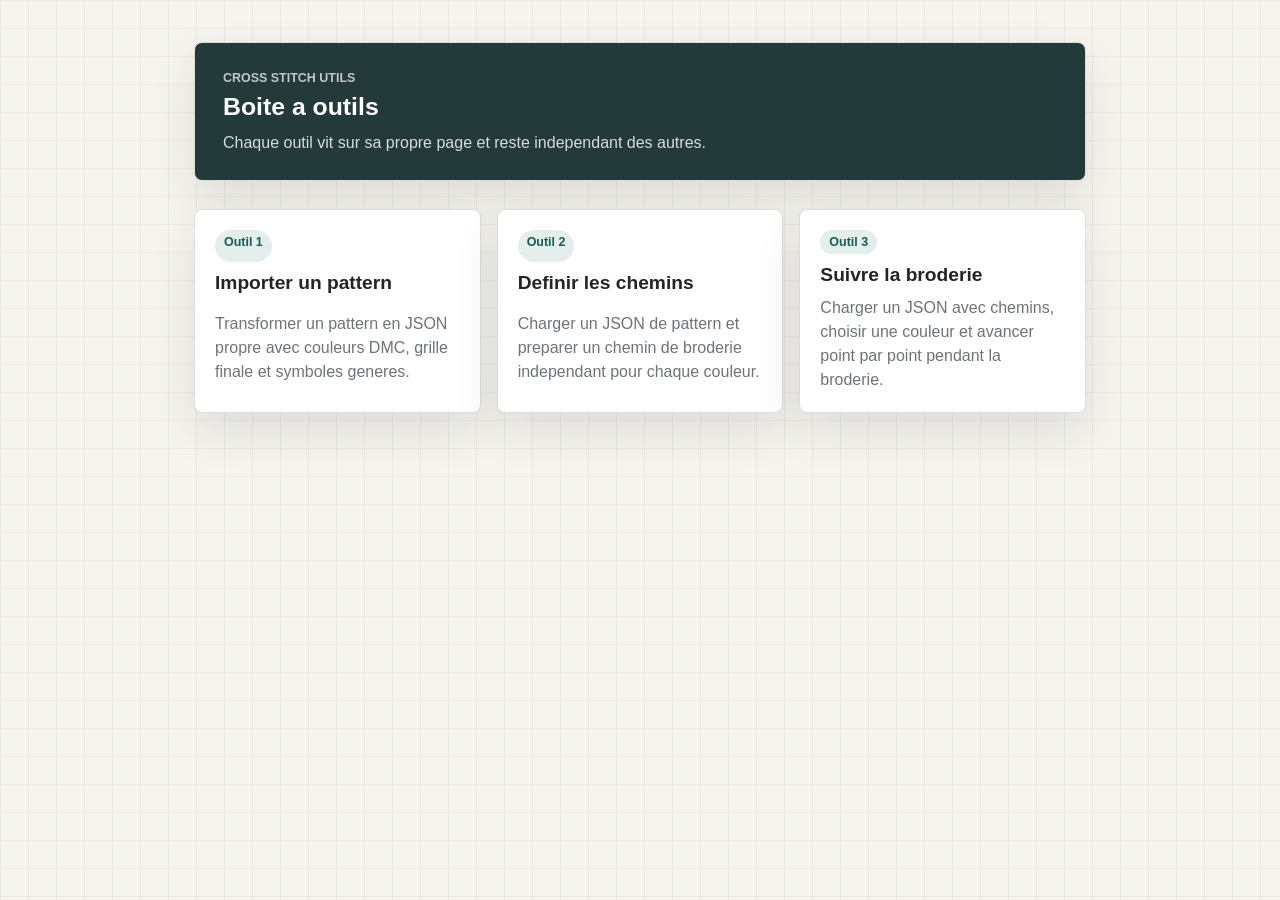
<file: index.html>
<!doctype html>
<html lang="fr">
  <head>
    <meta charset="utf-8">
    <meta name="viewport" content="width=device-width, initial-scale=1">
    <title>Cross Stitch Utils</title>
    <link rel="stylesheet" href="src/styles.css">
  </head>
  <body>
    <main class="toolbox-shell">
      <header class="toolbox-header">
        <div>
          <p class="eyebrow">Cross Stitch Utils</p>
          <h1>Boite a outils</h1>
        </div>
        <p>Chaque outil vit sur sa propre page et reste independant des autres.</p>
      </header>

      <section class="toolbox-grid" aria-label="Liste des outils">
        <a class="tool-card" href="import-pattern.html">
          <span class="tool-number">Outil 1</span>
          <strong>Importer un pattern</strong>
          <span>Transformer un pattern en JSON propre avec couleurs DMC, grille finale et symboles generes.</span>
        </a>
        <a class="tool-card" href="plan-paths.html">
          <span class="tool-number">Outil 2</span>
          <strong>Definir les chemins</strong>
          <span>Charger un JSON de pattern et preparer un chemin de broderie independant pour chaque couleur.</span>
        </a>
        <a class="tool-card" href="stitch-progress.html">
          <span class="tool-number">Outil 3</span>
          <strong>Suivre la broderie</strong>
          <span>Charger un JSON avec chemins, choisir une couleur et avancer point par point pendant la broderie.</span>
        </a>
      </section>
    </main>
  </body>
</html>
</file>
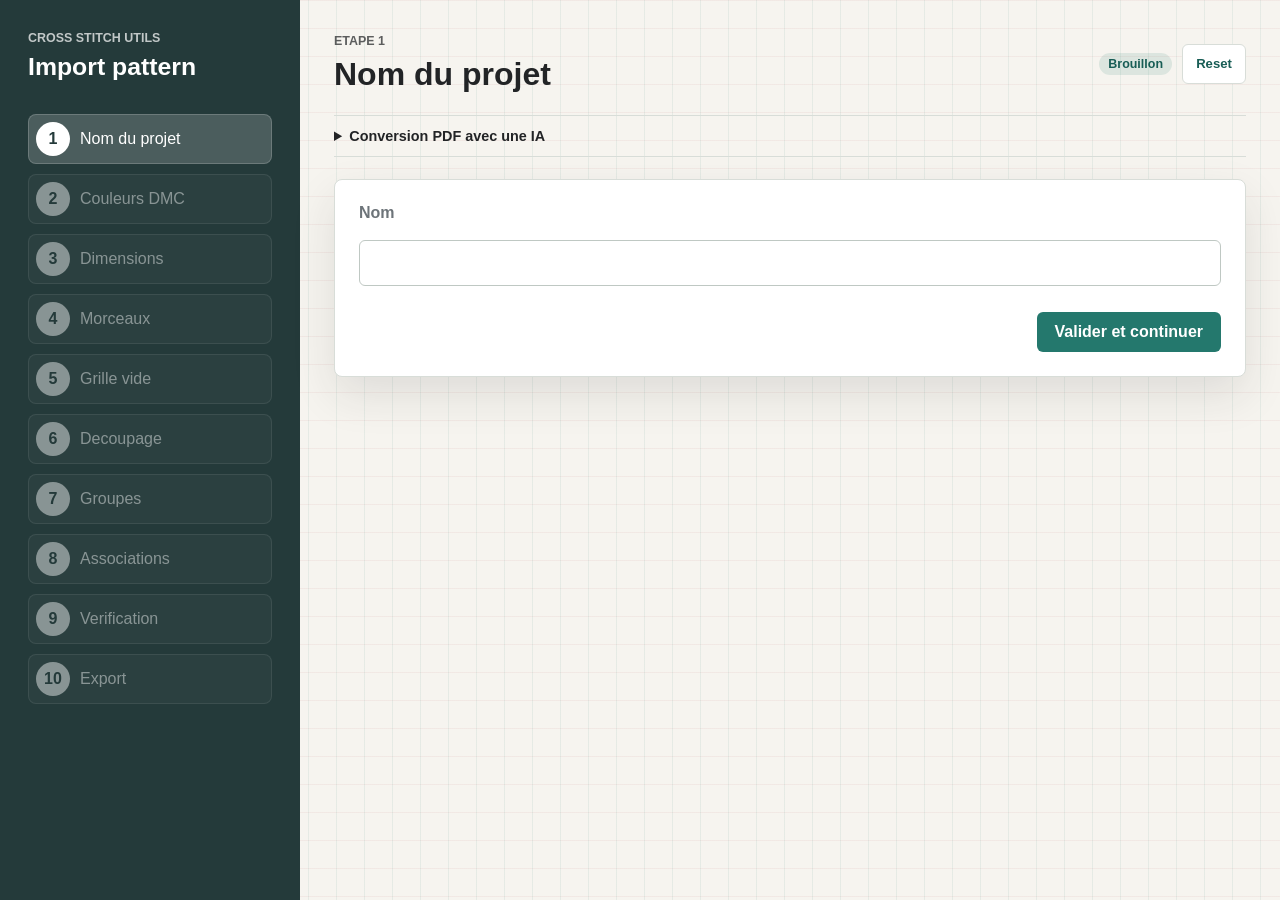
<file: import-pattern.html>
<!doctype html>
<html lang="fr">
  <head>
    <meta charset="utf-8">
    <meta name="viewport" content="width=device-width, initial-scale=1">
    <title>Cross Stitch Utils</title>
    <link rel="stylesheet" href="src/styles.css">
  </head>
  <body>
    <main class="app-shell">
      <aside class="sidebar">
        <div>
          <a class="eyebrow app-home-link" href="index.html">Cross Stitch Utils</a>
          <h1>Import pattern</h1>
        </div>

        <nav class="step-list" aria-label="Etapes d'import">
          <button class="step-item active" type="button" data-step="project">
            <span class="step-number">1</span>
            <span>Nom du projet</span>
          </button>
          <button class="step-item locked" type="button" data-step="colors" disabled>
            <span class="step-number">2</span>
            <span>Couleurs DMC</span>
          </button>
          <button class="step-item locked" type="button" data-step="dimensions" disabled>
            <span class="step-number">3</span>
            <span>Dimensions</span>
          </button>
          <button class="step-item locked" type="button" data-step="parts" disabled>
            <span class="step-number">4</span>
            <span>Morceaux</span>
          </button>
          <button class="step-item locked" type="button" data-step="grid" disabled>
            <span class="step-number">5</span>
            <span>Grille vide</span>
          </button>
          <button class="step-item locked" type="button" data-step="analysis" disabled>
            <span class="step-number">6</span>
            <span>Decoupage</span>
          </button>
          <button class="step-item locked" type="button" data-step="groups" disabled>
            <span class="step-number">7</span>
            <span>Groupes</span>
          </button>
          <button class="step-item locked" type="button" data-step="assignments" disabled>
            <span class="step-number">8</span>
            <span>Associations</span>
          </button>
          <button class="step-item locked" type="button" data-step="review" disabled>
            <span class="step-number">9</span>
            <span>Verification</span>
          </button>
          <button class="step-item locked" type="button" data-step="export" disabled>
            <span class="step-number">10</span>
            <span>Export</span>
          </button>
        </nav>
      </aside>

      <section class="workspace" aria-labelledby="step-title">
        <div class="topbar">
          <div>
            <p id="stepEyebrow" class="eyebrow">Etape 1</p>
            <h2 id="step-title">Nom du projet</h2>
          </div>
          <div class="topbar-actions">
            <span id="saveStatus" class="status-pill">Brouillon</span>
            <button id="resetButton" class="icon-button" type="button" title="Reinitialiser">
              <span aria-hidden="true">Reset</span>
              <span class="sr-only">Reinitialiser</span>
            </button>
          </div>
        </div>

        <details id="aiImportPromptPanel" class="ai-import-prompt">
          <summary>Conversion PDF avec une IA</summary>
          <div class="ai-prompt-toolbar">
            <label for="aiImportPrompt">Prompt PDF vers JSON</label>
            <div>
              <button id="copyAiImportPrompt" class="icon-button" type="button" title="Copier le prompt" aria-label="Copier le prompt">
                <img src="assets/icons/copy.svg" alt="" width="20" height="20">
              </button>
              <button id="downloadAiImportPrompt" class="icon-button" type="button" title="Telecharger le prompt (.txt)" aria-label="Telecharger le prompt (.txt)">
                <img src="assets/icons/download.svg" alt="" width="20" height="20">
              </button>
            </div>
          </div>
          <textarea id="aiImportPrompt" readonly spellcheck="false" rows="12"></textarea>
          <p id="aiImportPromptStatus" class="empty-message" role="status"></p>
        </details>

        <form id="projectForm" class="tool-panel" data-panel="project">
          <label for="projectName">Nom</label>
          <input id="projectName" name="projectName" type="text" autocomplete="off" required>
          <p id="projectError" class="form-error" hidden>Entre un nom de projet pour continuer.</p>

          <div class="actions">
            <button id="saveButton" class="primary-button" type="submit">Valider et continuer</button>
          </div>
        </form>

        <section id="colorsPanel" class="tool-panel hidden" data-panel="colors" aria-labelledby="colors-title">
          <div class="panel-heading">
            <div>
              <h3 id="colors-title">Couleurs du pattern</h3>
              <p>Ajoute uniquement les codes DMC utilises dans le pattern.</p>
            </div>
          </div>

          <form id="colorForm" class="color-form">
            <div class="form-grid">
              <label>
                Code DMC
                <input id="dmcCode" name="dmcCode" type="text" list="dmcCodeOptions" autocomplete="off" required>
              </label>
              <datalist id="dmcCodeOptions"></datalist>
            </div>

            <div class="actions">
              <button class="primary-button" type="submit">Ajouter</button>
            </div>
          </form>

          <div class="color-list-wrap">
            <table class="color-table">
              <thead>
                <tr>
                  <th>Couleur</th>
                  <th>Code DMC</th>
                  <th></th>
                </tr>
              </thead>
              <tbody id="colorsTableBody"></tbody>
            </table>
            <p id="emptyColorsMessage" class="empty-message">Aucune couleur ajoutee.</p>
          </div>

          <div class="actions split-actions">
            <button id="backToProjectButton" class="secondary-button" type="button">Retour</button>
            <button id="validateColorsButton" class="primary-button" type="button">Valider les couleurs</button>
          </div>
          <p id="colorsError" class="form-error" hidden>Ajoute au moins un code DMC pour valider cette etape.</p>
        </section>

        <form id="dimensionsForm" class="tool-panel hidden" data-panel="dimensions" aria-labelledby="dimensions-title">
          <div class="panel-heading">
            <div>
              <h3 id="dimensions-title">Dimensions de la grille</h3>
              <p>Indique la taille totale du pattern en points, pas la taille d'une page.</p>
            </div>
          </div>

          <div class="form-grid two-columns">
            <label for="gridWidth">
              Largeur
              <input id="gridWidth" name="gridWidth" type="number" inputmode="numeric" min="1" step="1" required>
            </label>

            <label for="gridHeight">
              Hauteur
              <input id="gridHeight" name="gridHeight" type="number" inputmode="numeric" min="1" step="1" required>
            </label>
          </div>

          <p id="dimensionsError" class="form-error" hidden>Entre une largeur et une hauteur superieures a 0.</p>

          <div class="actions split-actions">
            <button id="backToColorsButton" class="secondary-button" type="button">Retour</button>
            <button class="primary-button" type="submit">Valider les dimensions</button>
          </div>
        </form>

        <section id="partsPanel" class="tool-panel hidden" data-panel="parts" aria-labelledby="parts-title">
          <div class="panel-heading">
            <div>
              <h3 id="parts-title">Morceaux du pattern</h3>
              <p>Indique d'abord combien de sous-parties composent le pattern.</p>
            </div>
          </div>

          <form id="partCountForm" class="part-form">
            <div class="form-grid two-columns">
              <label for="partsExpected">
                Nombre de sous-parties
                <input id="partsExpected" name="partsExpected" type="number" inputmode="numeric" min="1" step="1" required>
              </label>
            </div>

            <p id="partCountError" class="form-error" hidden>Entre un nombre de sous-parties superieur a 0.</p>

            <div class="actions">
              <button class="primary-button" type="submit">Valider le nombre</button>
            </div>
          </form>

          <form id="partForm" class="part-form hidden">
            <div class="section-divider">
              <h3 id="nextPartName">Part 1</h3>
              <p id="partProgressText">Morceau 1 / 1</p>
            </div>

            <div class="form-grid parts-grid">
              <label for="partImage">
                Image
                <input id="partImage" name="partImage" type="file" accept="image/*">
              </label>

              <div>
                <span class="field-label">Presse-papier</span>
                <div id="clipboardDropZone" class="clipboard-drop-zone" tabindex="0">
                  <span id="clipboardImageStatus">Aucune image collee</span>
                </div>
              </div>

              <label for="partStartX">
                Depart X
                <input id="partStartX" name="partStartX" type="number" inputmode="numeric" min="0" step="1" required>
              </label>

              <label for="partStartY">
                Depart Y
                <input id="partStartY" name="partStartY" type="number" inputmode="numeric" min="0" step="1" required>
              </label>

              <label for="partWidth">
                Largeur
                <input id="partWidth" name="partWidth" type="number" inputmode="numeric" min="1" step="1" required>
              </label>

              <label for="partHeight">
                Hauteur
                <input id="partHeight" name="partHeight" type="number" inputmode="numeric" min="1" step="1" required>
              </label>
            </div>

            <p id="partError" class="form-error" hidden>Verifie les valeurs du morceau.</p>

            <div class="actions">
              <button class="primary-button" type="submit">Ajouter le morceau</button>
            </div>
          </form>

          <div class="color-list-wrap">
            <table class="color-table">
              <thead>
                <tr>
                  <th>Nom</th>
                  <th>Image</th>
                  <th>Position</th>
                  <th>Taille</th>
                  <th></th>
                </tr>
              </thead>
              <tbody id="partsTableBody"></tbody>
            </table>
            <p id="emptyPartsMessage" class="empty-message">Aucun morceau ajoute.</p>
          </div>

          <div id="partsCoverageStatus" class="coverage-status"></div>

          <div class="actions split-actions">
            <button id="backToDimensionsButton" class="secondary-button" type="button">Retour</button>
            <button id="validatePartsButton" class="primary-button" type="button">Valider les morceaux</button>
          </div>
          <p id="partsError" class="form-error" hidden>Les morceaux doivent couvrir toute la grille sans trou ni chevauchement.</p>
        </section>

        <section id="gridPanel" class="tool-panel hidden" data-panel="grid" aria-labelledby="grid-title">
          <div class="panel-heading">
            <div>
              <h3 id="grid-title">Grille vide</h3>
              <p>Genere toutes les cases du pattern a partir des dimensions et des morceaux valides.</p>
            </div>
          </div>

          <div id="gridStatus" class="coverage-status"></div>

          <div class="stats-row">
            <div>
              <span class="stat-label">Dimensions</span>
              <strong id="gridDimensionsText">0 x 0</strong>
            </div>
            <div>
              <span class="stat-label">Cases attendues</span>
              <strong id="gridExpectedCellsText">0</strong>
            </div>
            <div>
              <span class="stat-label">Cases generees</span>
              <strong id="gridGeneratedCellsText">0</strong>
            </div>
          </div>

          <div class="actions split-actions">
            <button id="backToPartsButton" class="secondary-button" type="button">Retour</button>
            <button id="generateGridButton" class="primary-button" type="button">Generer la grille</button>
          </div>
          <p id="gridError" class="form-error" hidden>Les morceaux doivent etre valides avant de generer la grille.</p>
        </section>

        <section id="analysisPanel" class="tool-panel hidden" data-panel="analysis" aria-labelledby="analysis-title">
          <div class="panel-heading">
            <div>
              <h3 id="analysis-title">Decoupage des cellules</h3>
              <p>Les images des morceaux sont considerees comme des grilles completes, sans marge ni legende.</p>
            </div>
          </div>

          <div id="analysisStatus" class="coverage-status"></div>

          <div class="stats-row">
            <div>
              <span class="stat-label">Morceaux</span>
              <strong id="analysisPartsText">0</strong>
            </div>
            <div>
              <span class="stat-label">Cellules</span>
              <strong id="analysisCellsText">0</strong>
            </div>
            <div>
              <span class="stat-label">Signatures</span>
              <strong id="analysisSignaturesText">0</strong>
            </div>
          </div>

          <div class="actions split-actions">
            <button id="backToGridButton" class="secondary-button" type="button">Retour</button>
            <button id="sliceImagesButton" class="primary-button" type="button">Decouper les images</button>
          </div>
          <p id="analysisError" class="form-error" hidden>La grille doit etre generee avant le decoupage.</p>
        </section>

        <section id="groupsPanel" class="tool-panel hidden" data-panel="groups" aria-labelledby="groups-title">
          <div class="panel-heading">
            <div>
              <h3 id="groups-title">Groupes de symboles</h3>
              <p>Regroupe les cellules qui ont une signature visuelle proche.</p>
            </div>
          </div>

          <div id="groupsStatus" class="coverage-status"></div>

          <label class="field-label" for="groupingTolerance">
            Tolerance de regroupement
            <select id="groupingTolerance" name="groupingTolerance">
              <option value="0">0 - Strict</option>
              <option value="4">4 - Normal</option>
              <option value="8">8 - Large</option>
              <option value="12">12</option>
              <option value="16">16</option>
            </select>
          </label>

          <div class="stats-row">
            <div>
              <span class="stat-label">Cellules</span>
              <strong id="groupsCellsText">0</strong>
            </div>
            <div>
              <span class="stat-label">Groupes</span>
              <strong id="groupsCountText">0</strong>
            </div>
            <div>
              <span class="stat-label">Plus grand groupe</span>
              <strong id="largestGroupText">0</strong>
            </div>
          </div>

          <div class="color-list-wrap">
            <table class="color-table">
              <thead>
                <tr>
                  <th>Groupe</th>
                  <th>Cellules</th>
                  <th>Signature</th>
                  <th>Couleur dominante</th>
                </tr>
              </thead>
              <tbody id="groupsTableBody"></tbody>
            </table>
            <p id="emptyGroupsMessage" class="empty-message">Aucun groupe genere.</p>
          </div>

          <div class="actions split-actions">
            <button id="backToAnalysisButton" class="secondary-button" type="button">Retour</button>
            <button id="generateGroupsButton" class="primary-button" type="button">Generer les groupes</button>
          </div>
          <p id="groupsError" class="form-error" hidden>Le decoupage doit etre termine avant de generer les groupes.</p>
        </section>

        <section id="assignmentsPanel" class="tool-panel hidden" data-panel="assignments" aria-labelledby="assignments-title">
          <div class="panel-heading">
            <div>
              <h3 id="assignments-title">Associations des couleurs</h3>
              <p>Associe chaque groupe visuel a une couleur DMC, ou marque-le comme vide.</p>
            </div>
          </div>

          <div id="assignmentsStatus" class="coverage-status"></div>

          <div class="stats-row">
            <div>
              <span class="stat-label">Groupes</span>
              <strong id="assignmentsGroupsText">0</strong>
            </div>
            <div>
              <span class="stat-label">Groupes prets</span>
              <strong id="assignmentsReadyText">0</strong>
            </div>
            <div>
              <span class="stat-label">Cases pretes</span>
              <strong id="assignmentsCellsText">0</strong>
            </div>
          </div>

          <div id="assignmentReview" class="assignment-review">
            <div class="assignment-card">
              <div class="assignment-meta">
                <span id="assignmentPositionText" class="status-pill">Groupe 0 / 0</span>
                <strong id="assignmentGroupName">Groupe</strong>
                <span id="assignmentCellCountText" class="stat-label">0 cellule</span>
                <span id="assignmentCurrentState" class="assignment-state unready">Non classe</span>
              </div>
              <div id="assignmentPreviewWrap" class="assignment-preview-wrap">
                <span class="symbol-preview-empty">A regenerer</span>
              </div>
            </div>

            <div>
              <p class="field-label">Choisir la couleur</p>
              <div id="assignmentChoices" class="assignment-choices"></div>
            </div>

            <div class="assignment-nav">
              <button id="previousAssignmentButton" class="secondary-button" type="button">Precedent</button>
              <button id="nextAssignmentButton" class="secondary-button" type="button">Suivant</button>
            </div>

            <p id="emptyAssignmentsMessage" class="empty-message">Aucun groupe a associer.</p>
          </div>

          <details id="groupEditor" class="group-editor">
            <summary>Corriger les groupes</summary>
            <div class="group-editor-toolbar">
              <label for="mergeTarget">Fusionner dans</label>
              <select id="mergeTarget"></select>
              <button id="mergeGroupButton" class="secondary-button" type="button">Fusionner</button>
              <button id="undoGroupEditButton" class="secondary-button" type="button" disabled>Annuler la correction</button>
            </div>
            <div id="splitCellGrid" class="split-cell-grid"></div>
            <div class="group-editor-toolbar">
              <button id="previousCellPage" class="secondary-button" type="button">Precedent</button>
              <span id="cellPageStatus" role="status"></span>
              <button id="nextCellPage" class="secondary-button" type="button">Suivant</button>
              <button id="splitGroupButton" class="primary-button" type="button" disabled>Separer la selection</button>
            </div>
            <p id="groupEditStatus" class="compact-status" role="status"></p>
          </details>

          <div class="actions split-actions">
            <button id="backToGroupsButton" class="secondary-button" type="button">Retour</button>
            <button id="applyAssignmentsButton" class="primary-button" type="button">Appliquer a la grille</button>
          </div>
          <p id="assignmentsError" class="form-error" hidden>Chaque groupe doit avoir une couleur DMC, ou etre marque comme vide.</p>
        </section>

        <section id="reviewPanel" class="tool-panel hidden" data-panel="review" aria-labelledby="review-title">
          <div class="panel-heading">
            <div>
              <h3 id="review-title">Verification du pattern</h3>
              <p>Controle la grille finale et le nombre de points par couleur avant l'export.</p>
            </div>
          </div>

          <div id="reviewStatus" class="coverage-status invalid">Applique les associations avant la verification.</div>
          <div class="review-toolbar">
            <label for="reviewSourceOpacity">Image source <output id="reviewOpacityText">0%</output>
              <input id="reviewSourceOpacity" type="range" min="0" max="100" step="5" value="0">
            </label>
            <label for="reviewZoom">Zoom <output id="reviewZoomText">100%</output>
              <input id="reviewZoom" type="range" min="50" max="400" step="25" value="100">
            </label>
            <span id="reviewSourceStatus" class="compact-status" role="status"></span>
          </div>

          <div class="pattern-viewer review-viewer">
            <div class="pattern-canvas-wrap">
              <canvas id="reviewPatternCanvas" class="review-pattern-canvas" width="1" height="1" aria-label="Grille finale du pattern"></canvas>
            </div>
            <div class="color-list-wrap">
              <div class="review-correction-panel">
                <div>
                  <span class="stat-label">Case selectionnee</span>
                  <strong id="reviewSelectedCellText">Aucune</strong>
                </div>
                <p id="reviewCorrectionHint" class="empty-message">Selectionne une case, puis clique une couleur du tableau.</p>
              </div>

              <table class="color-table">
                <thead>
                  <tr>
                    <th>Couleur</th>
                    <th>Code</th>
                    <th>Points</th>
                  </tr>
                </thead>
                <tbody id="reviewColorsTableBody"></tbody>
              </table>
            </div>
          </div>

          <div class="actions split-actions">
            <button id="backToAssignmentsFromReviewButton" class="secondary-button" type="button">Retour</button>
            <button id="goToExportButton" class="primary-button" type="button">Continuer vers l'export</button>
          </div>
        </section>

        <section id="exportPanel" class="tool-panel hidden" data-panel="export" aria-labelledby="export-title">
          <div class="panel-heading">
            <div>
              <h3 id="export-title">Fichier final</h3>
              <p>Genere un JSON propre avec uniquement les informations necessaires pour utiliser le pattern.</p>
            </div>
          </div>

          <div id="exportStatus" class="coverage-status"></div>

          <div class="stats-row">
            <div>
              <span class="stat-label">Dimensions</span>
              <strong id="exportDimensionsText">0 x 0</strong>
            </div>
            <div>
              <span class="stat-label">Couleurs</span>
              <strong id="exportColorsText">0</strong>
            </div>
            <div>
              <span class="stat-label">Cases</span>
              <strong id="exportCellsText">0</strong>
            </div>
          </div>

          <div class="actions split-actions">
            <button id="backToReviewButton" class="secondary-button" type="button">Retour</button>
            <button id="downloadFinalJsonButton" class="primary-button" type="button">Telecharger le JSON final</button>
          </div>
        </section>
      </section>
    </main>

    <script src="data/dmc-colors.js"></script>
    <script src="src/ai-import-prompt.js"></script>
    <script src="src/ai-import-prompt-ui.js"></script>
    <script src="src/group-operations.js"></script>
    <script src="src/color-order.js"></script>
    <script src="src/app.js"></script>
  </body>
</html>
</file>
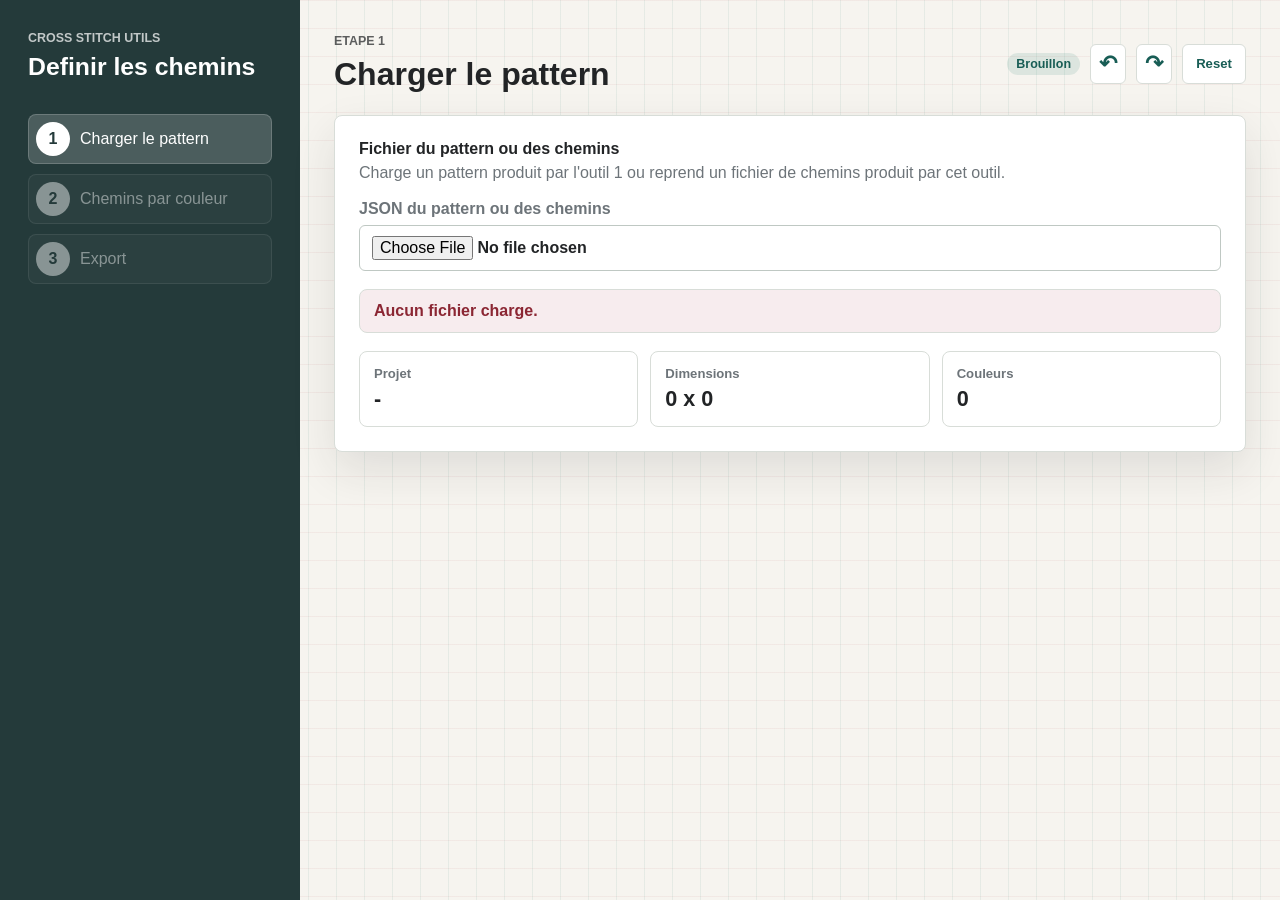
<file: plan-paths.html>
<!doctype html>
<html lang="fr">
  <head>
    <meta charset="utf-8">
    <meta name="viewport" content="width=device-width, initial-scale=1">
    <title>Cross Stitch Utils - Definir les chemins</title>
    <link rel="stylesheet" href="src/styles.css">
  </head>
  <body>
    <main class="app-shell">
      <aside class="sidebar">
        <div>
          <a class="eyebrow app-home-link" href="index.html">Cross Stitch Utils</a>
          <h1>Definir les chemins</h1>
        </div>

        <nav class="step-list" aria-label="Etapes de creation des chemins">
          <button class="step-item active" type="button" data-step="load">
            <span class="step-number">1</span>
            <span>Charger le pattern</span>
          </button>
          <button class="step-item locked" type="button" data-step="paths" disabled>
            <span class="step-number">2</span>
            <span>Chemins par couleur</span>
          </button>
          <button class="step-item locked" type="button" data-step="export" disabled>
            <span class="step-number">3</span>
            <span>Export</span>
          </button>
        </nav>

        <section id="pathPerformancePanel" class="sidebar-panel hidden" aria-labelledby="path-performance-title">
          <h2 id="path-performance-title">Performance</h2>
          <dl class="metric-list">
            <div>
              <dt>Couleur</dt>
              <dd id="metricColor">-</dd>
            </div>
            <div class="primary-path-score">
              <dt>Score total</dt>
              <dd id="metricRealisticScore">-</dd>
            </div>
            <div>
              <dt>Score initial</dt>
              <dd id="metricInitialScore">-</dd>
            </div>
            <div>
              <dt>Gain total</dt>
              <dd id="metricScoreGain">-</dd>
            </div>
            <div>
              <dt>Coupes</dt>
              <dd id="metricCuts">-</dd>
            </div>
          </dl>
          <div class="path-algorithm-panel">
            <div class="algorithm-group">
              <button id="currentColorOptimizeButton" class="primary-button" type="button">Optimiser la couleur actuelle</button>
              <button id="batchOptimizeButton" class="secondary-button" type="button">Optimiser toutes les couleurs</button>
              <button id="stopPathAlgorithmButton" class="secondary-button algorithm-stop-button hidden" type="button">Arreter et garder le parcours</button>
              <p id="batchStatus" class="compact-status" role="status" aria-live="polite"></p>
              <p id="batchCycleGain" class="compact-status hidden"></p>
            </div>
            <div class="algorithm-group">
              <label class="cut-threshold-field" for="pathStagnationLimit">
                Arret sans amelioration
                <select id="pathStagnationLimit">
                  <option value="10000">10 secondes</option>
                  <option value="30000">30 secondes</option>
                  <option value="60000" selected>1 minute</option>
                  <option value="120000">2 minutes</option>
                  <option value="300000">5 minutes</option>
                  <option value="600000">10 minutes</option>
                </select>
              </label>
              <label class="cut-threshold-field" for="cutThresholdInput">
                Distance de coupe
                <input id="cutThresholdInput" type="number" min="1" step="1" value="10">
              </label>
              <div id="pathAlgorithmFeedback" class="algorithm-feedback hidden">
                <p id="pathAlgorithmDistance" role="status" aria-live="polite">Pret.</p>
                <div id="pathAlgorithmProgressArea" class="hidden">
                  <div class="path-progress-heading">
                    <span id="pathAlgorithmClockLabel">Preparation</span>
                    <span id="pathPreparationCount">-</span>
                    <span id="pathAlgorithmLastImprovement" class="hidden">-</span>
                  </div>
                  <progress id="pathAlgorithmProgress" value="0" max="100" aria-label="Preparation des blocs"></progress>
                </div>
                <div id="pathLastRelay" class="path-last-relay hidden" role="status" aria-live="polite">
                  <span>Derniere liaison amelioree</span>
                  <strong id="pathLastRelayPosition">-</strong>
                  <span id="pathLastRelayLength"></span>
                </div>
                <dl id="pathConstructionMetrics" class="algorithm-live-metrics hidden">
                  <div>
                    <dt>Bloc en construction</dt>
                    <dd id="pathAlgorithmZone">-</dd>
                  </div>
                  <div>
                    <dt>Croix du bloc</dt>
                    <dd id="pathAlgorithmZoneCrosses">-</dd>
                  </div>
                </dl>
                <dl id="pathLnsMetrics" class="algorithm-live-metrics hidden">
                  <div><dt>Reconstructions</dt><dd id="pathLnsIterations">0</dd></div>
                  <div><dt>Diagonales libres</dt><dd id="pathLnsSize">-</dd></div>
                  <div><dt>Gains LNS</dt><dd id="pathLnsImprovements">0</dd></div>
                  <div><dt>Nouvelles pistes</dt><dd id="pathLnsDiversifications">0</dd></div>
                </dl>
                <dl id="pathAdaptiveMetrics" class="algorithm-live-metrics hidden">
                  <div><dt>Constructions initiales</dt><dd id="pathAdaptiveSeeds">0</dd></div>
                  <div><dt>Reparations exactes</dt><dd id="pathAdaptiveExact">0</dd></div>
                  <div title="Minimum de 1 case au dos par transition. Cette borne peut etre impossible a atteindre sur des ilots separes."><dt>Borne theorique</dt><dd id="pathAdaptiveBound">-</dd></div>
                  <div title="Ce n'est pas le gain encore realisable : l'optimum exact reste inconnu sauf si la borne est atteinte."><dt>Ecart a la borne</dt><dd id="pathAdaptiveGap">-</dd></div>
                </dl>
                <dl id="pathPointsMetrics" class="algorithm-live-metrics hidden">
                  <div><dt>Ordres proposes</dt><dd id="pathPointOrders">0</dd></div>
                  <div><dt>Ordres convertis</dt><dd id="pathPointConversions">0</dd></div>
                  <div><dt>Parcours de fil testes</dt><dd id="pathPointTrials">0</dd></div>
                  <div><dt>Reparations de diagonales</dt><dd id="pathPointRepairs">0</dd></div>
                </dl>
                <dl id="pathSectionsMetrics" class="algorithm-live-metrics hidden">
                  <div><dt>Portions analysees</dt><dd id="pathSectionOrders">0</dd></div>
                  <div><dt>Liaison examinee</dt><dd id="pathSectionProgress">-</dd></div>
                  <div><dt>Taille de la portion</dt><dd id="pathSectionWindow">-</dd></div>
                  <div><dt>Variantes de traversees</dt><dd id="pathSectionVariants">0</dd></div>
                  <div><dt>Raccordements testes</dt><dd id="pathSectionConnections">0</dd></div>
                </dl>
                <dl id="pathSegmentsMetrics" class="algorithm-live-metrics hidden">
                  <div><dt>Raccordement examine</dt><dd id="pathSegmentLink">-</dd></div>
                  <div><dt>Segments mobiles</dt><dd id="pathSegmentCount">-</dd></div>
                  <div><dt>Diagonales concernees</dt><dd id="pathSegmentDiagonals">-</dd></div>
                  <div><dt>Reorganisations testees</dt><dd id="pathSegmentRepairs">0</dd></div>
                </dl>
                <dl id="pathChainsMetrics" class="algorithm-live-metrics hidden">
                  <div><dt>Raccordement examine</dt><dd id="pathChainLink">-</dd></div>
                  <div><dt>Diagonales de la chaine</dt><dd id="pathChainSize">-</dd></div>
                  <div><dt>Positions testees</dt><dd id="pathChainDestinations">-</dd></div>
                  <div><dt>Chaines ameliorees</dt><dd id="pathChainMoves">0</dd></div>
                </dl>
                <dl id="pathRelayMetrics" class="algorithm-live-metrics hidden">
                  <div><dt>Passe</dt><dd id="pathRelayPass">0</dd></div>
                  <div><dt>Candidats examines</dt><dd id="pathRelayCandidates">-</dd></div>
                </dl>
              </div>
            </div>
            <div class="algorithm-group">
              <p class="field-label">Moteurs</p>
              <button id="optimizedPathButton" class="secondary-button" type="button">Moteur 1 : blocs</button>
              <button id="segmentsOptimizeButton" class="secondary-button" type="button">Moteur 2 : raccordements</button>
              <button id="pointsOptimizeButton" class="secondary-button" type="button">Moteur 3 : points puis diagonales</button>
              <button id="sectionsOptimizeButton" class="secondary-button" type="button">Moteur 4 : retouches locales</button>
              <button id="adaptiveOptimizeButton" class="secondary-button" type="button">Moteur 5 : recherche adaptative</button>
              <button id="lnsOptimizeButton" class="secondary-button" type="button">Moteur 6 : approfondie</button>
            </div>
            <div class="algorithm-group">
              <p class="field-label">Boucles</p>
              <button id="chainsOptimizeButton" class="secondary-button" type="button">Boucle 1 : reinsertion de chaines</button>
              <button id="relayOptimizeButton" class="secondary-button" type="button">Boucle 2 : relais</button>
            </div>
            <div class="algorithm-group">
              <p class="field-label">Optimisation approfondie</p>
              <button id="deepOptimizeButton" class="secondary-button" type="button">Moteur 6 : approfondie (1 h)</button>
              <label class="path-follow-toggle">
                <input id="deepResetOnGain" type="checkbox" role="switch">
                <span>Relancer 1 h a chaque gain</span>
              </label>
            </div>
          </div>
          <details id="pathDetails" class="planner-details">
            <summary>Details</summary>
            <dl class="metric-list">
              <div><dt>Diagonales</dt><dd id="metricPoints">0 / 0</dd></div>
              <div><dt>Deplacements</dt><dd id="metricDistance">-</dd></div>
              <div><dt>Distance apres coupe</dt><dd id="metricCutTravel">-</dd></div>
            </dl>
            <dl class="algorithm-live-metrics">
                  <div>
                    <dt>Temps ecoule</dt>
                    <dd id="pathAlgorithmElapsed">-</dd>
                  </div>
                  <div>
                    <dt>Essais</dt>
                    <dd id="pathAlgorithmAttempts">-</dd>
                  </div>
                  <div>
                    <dt>Relances</dt>
                    <dd id="pathAlgorithmRestarts">-</dd>
                  </div>
                  <div>
                    <dt>Ameliorations</dt>
                    <dd id="pathAlgorithmImprovements">-</dd>
                  </div>
                  <div>
                    <dt>Relais retenus</dt>
                    <dd id="pathRelayImprovements">-</dd>
                  </div>
                  <div>
                    <dt>Blocs prepares</dt>
                    <dd id="pathAlgorithmZonesDone">-</dd>
                  </div>
            </dl>
            <div id="batchResultDetails" class="hidden">
              <p class="field-label">Bilan des couleurs</p>
              <div id="batchResults" class="batch-results"></div>
            </div>
          </details>
        </section>
      </aside>

      <section class="workspace" aria-labelledby="path-step-title">
        <div class="topbar planner-topbar">
          <div>
            <p id="pathStepEyebrow" class="eyebrow">Etape 1</p>
            <h2 id="path-step-title">Charger le pattern</h2>
          </div>
          <div class="topbar-actions">
            <span id="pathSaveStatus" class="status-pill">Brouillon</span>
            <button id="undoPathPointButton" class="icon-button path-history-button" type="button" title="Annuler" aria-label="Annuler" disabled>&#8630;</button>
            <button id="redoPathActionButton" class="icon-button path-history-button" type="button" title="Retablir" aria-label="Retablir" disabled>&#8631;</button>
            <button id="resetPathToolButton" class="icon-button" type="button" title="Reinitialiser">
              <span aria-hidden="true">Reset</span>
              <span class="sr-only">Reinitialiser</span>
            </button>
          </div>
        </div>

        <section id="loadPanel" class="tool-panel" data-panel="load" aria-labelledby="load-title">
          <div class="panel-heading">
            <div>
              <h3 id="load-title">Fichier du pattern ou des chemins</h3>
              <p>Charge un pattern produit par l'outil 1 ou reprend un fichier de chemins produit par cet outil.</p>
            </div>
          </div>

          <label for="patternJsonFile">
            JSON du pattern ou des chemins
            <input id="patternJsonFile" type="file" accept="application/json,.json">
          </label>

          <div id="loadStatus" class="coverage-status invalid">Aucun fichier charge.</div>

          <div class="stats-row">
            <div>
              <span class="stat-label">Projet</span>
              <strong id="loadedProjectText">-</strong>
            </div>
            <div>
              <span class="stat-label">Dimensions</span>
              <strong id="loadedDimensionsText">0 x 0</strong>
            </div>
            <div>
              <span class="stat-label">Couleurs</span>
              <strong id="loadedColorsText">0</strong>
            </div>
          </div>

          <p id="loadError" class="form-error" hidden>Le fichier choisi n'a pas le format attendu.</p>
        </section>

        <section id="pathsPanel" class="tool-panel hidden" data-panel="paths" aria-label="Chemins par couleur">
          <div class="pattern-viewer">
            <div class="pattern-canvas-wrap">
              <div class="path-canvas-heading">
                <div class="path-canvas-toolbar">
                  <div id="selectedColorLabel" class="selected-color-label">Aucune couleur selectionnee</div>
                  <label class="path-work-color" for="pathWorkColor">Couleur de travail
                    <input id="pathWorkColor" type="color" value="#157f83" title="Couleur de travail">
                  </label>
                </div>
                <div class="path-search-summary">
                  <div class="path-search-reading">
                    <output id="pathImprovementGain" class="path-improvement-gain" aria-live="polite" aria-atomic="true"></output>
                    <output id="pathComparisonScore" class="path-comparison-score"></output>
                  </div>
                </div>
                <details id="pathGainDetails" class="path-gain-details" open>
                  <summary>Gains par moteur <output id="pathGainTotal"></output></summary>
                  <div class="path-gain-analysis">
                    <div class="path-score-chart">
                      <span id="pathScoreChartLabel">Evolution du score</span>
                      <canvas id="pathScoreHistory" width="600" height="170" tabindex="0" aria-label="Evolution du meilleur score"></canvas>
                      <output id="pathScoreReading" class="path-score-reading"></output>
                    </div>
                    <table class="path-gain-table" aria-label="Gains cumules par moteur et boucle pour la couleur selectionnee">
                      <thead><tr><th scope="col">Moteur / boucle</th><th scope="col">Gain</th><th scope="col">Temps</th></tr></thead>
                      <tbody id="pathGainRows"></tbody>
                    </table>
                  </div>
                </details>
                <div class="path-search-legend" aria-label="Legende du parcours">
                  <span><i class="legend-gain"></i>Ameliore</span>
                  <span><i class="legend-cut"></i>Coupe</span>
                </div>
                <div class="path-inspection-toolbar" aria-label="Vue du parcours">
                  <div class="path-view-tools">
                    <button id="pathZoomOut" class="secondary-button path-view-button" type="button" title="Zoom arriere" aria-label="Zoom arriere"><img src="assets/icons/zoom-out.svg" alt=""></button>
                    <output id="pathZoomLevel">100 %</output>
                    <button id="pathZoomIn" class="secondary-button path-view-button" type="button" title="Zoom avant" aria-label="Zoom avant"><img src="assets/icons/zoom-in.svg" alt=""></button>
                    <button id="pathFitView" class="secondary-button path-view-button" type="button" title="Vue complete" aria-label="Vue complete"><img src="assets/icons/maximize.svg" alt=""></button>
                  </div>
                  <div class="path-segmented" role="group" aria-label="Interaction avec la grille">
                    <button id="pathDrawMode" class="secondary-button path-view-button" type="button" title="Tracer" aria-label="Tracer" aria-pressed="true"><img src="assets/icons/pencil.svg" alt=""></button>
                    <button id="pathPanMode" class="secondary-button path-view-button" type="button" title="Deplacer" aria-label="Deplacer" aria-pressed="false"><img src="assets/icons/hand.svg" alt=""></button>
                  </div>
                  <div class="path-segmented" role="group" aria-label="Comparaison du parcours">
                    <button id="pathViewBefore" class="secondary-button" type="button" aria-pressed="false" disabled>Avant</button>
                    <button id="pathViewAfter" class="secondary-button" type="button" aria-pressed="true">Apres</button>
                  </div>
                  <button id="pathFocusGain" class="secondary-button path-view-button" type="button" title="Cadrer le dernier gain" aria-label="Cadrer le dernier gain" disabled><img src="assets/icons/focus.svg" alt=""></button>
                  <label class="path-follow-toggle" title="Cadrer automatiquement les dernieres ameliorations">
                    <input id="pathFollowGains" type="checkbox" role="switch">
                    <span>Suivi des gains</span>
                  </label>
                </div>
              </div>
              <div id="pathCanvasStage" class="path-canvas-stage">
                <canvas id="patternCanvas" width="1" height="1" tabindex="0" aria-label="Grille du pattern"></canvas>
                <canvas id="pathImprovementCanvas" width="1" height="1" aria-hidden="true"></canvas>
              </div>
              <div class="path-overview-row">
                <canvas id="pathOverview" width="160" height="100" tabindex="0" aria-label="Vue d'ensemble du pattern" title="Recentrer la vue"></canvas>
                <output id="pathInspection" aria-live="polite"></output>
              </div>
            </div>
            <div>
              <p class="field-label">Couleurs</p>
              <div id="pathColorLegend" class="path-color-legend"></div>
              <div class="path-builder-panel">
                <div id="pathBuildStatus" class="coverage-status invalid">Selectionne les cases de la couleur.</div>
                <div id="pathGridStatus" class="coverage-status invalid hidden" role="status"></div>
                <div class="actions split-actions">
                  <button id="clearPathButton" class="secondary-button" type="button">Vider</button>
                </div>
                <button id="restoreBestPathButton" class="secondary-button" type="button" disabled>Restaurer le meilleur chemin</button>
                <button id="savePathAndNextButton" class="primary-button" type="button">Enregistrer et couleur suivante</button>
                <details id="pathManualControls" class="planner-details">
                  <summary>Edition manuelle<span id="constraintsStatus" class="manual-constraints-summary"></span></summary>
                  <fieldset id="pathConstraints" class="path-constraints">
                  <legend class="sr-only">Contraintes</legend>
                  <label for="pathEditMode">Mode</label>
                  <select id="pathEditMode">
                    <option value="draw">Tracer le chemin</option>
                    <option value="start">Choisir le depart</option>
                    <option value="cut">Coupe avant la case</option>
                  </select>
                  <label for="diagonalMode">Diagonale</label>
                  <select id="diagonalMode">
                    <option value="auto">Automatique</option>
                    <option value="lower">/ Dessous</option>
                    <option value="upper">\ Dessus</option>
                  </select>
                  <label for="diagonalDirection">Sens du fil</label>
                  <select id="diagonalDirection">
                    <option value="auto">Automatique</option>
                    <option value="1">Gauche vers droite</option>
                    <option value="-1">Droite vers gauche</option>
                  </select>
                  <label for="lockedPrefixCount">Premieres diagonales verrouillees</label>
                  <input id="lockedPrefixCount" type="number" min="0" step="1" value="0">
                  <button id="clearConstraintsButton" class="secondary-button" type="button">Retirer les contraintes</button>
                  </fieldset>
                </details>
              </div>
            </div>
          </div>
        </section>

        <section id="pathExportPanel" class="tool-panel hidden" data-panel="export" aria-labelledby="path-export-title">
          <div class="panel-heading">
            <div>
              <h3 id="path-export-title">Export des chemins</h3>
              <p>Genere un JSON propre avec le pattern et le chemin defini pour chaque couleur.</p>
            </div>
          </div>

          <div id="pathExportStatus" class="coverage-status invalid">Complete tous les chemins avant l'export.</div>

          <div class="stats-row">
            <div>
              <span class="stat-label">Couleurs</span>
              <strong id="pathExportColorsText">0</strong>
            </div>
            <div>
              <span class="stat-label">Chemins</span>
              <strong id="pathExportPathsText">0</strong>
            </div>
            <div>
              <span class="stat-label">Diagonales</span>
              <strong id="pathExportPointsText">0</strong>
            </div>
          </div>

          <section id="threadEstimate" class="thread-estimate hidden" aria-labelledby="thread-estimate-title">
            <div class="thread-estimate-heading">
              <div>
                <h4 id="thread-estimate-title">Fil necessaire (estimation)</h4>
                <p>1 brin par bout &middot; 50 cm par morceau &middot; 6 brins par morceau &middot; 8 m par echevette</p>
              </div>
              <label for="threadCapacityInput">Diagonales par bout
                <input id="threadCapacityInput" type="number" min="1" step="1" value="45" aria-describedby="threadCapacityError">
              </label>
            </div>
            <p id="threadCapacityError" class="error-message" role="alert" hidden></p>
            <div class="thread-estimate-scroll" tabindex="0" role="region" aria-label="Quantites de fil par couleur">
              <table class="thread-estimate-table">
                <thead><tr>
                  <th scope="col">Couleur</th>
                  <th scope="col">Diagonales</th>
                  <th scope="col">Coupes</th>
                  <th scope="col">Bouts<br><small>1 brin</small></th>
                  <th scope="col">Morceaux min.<br><small>50 cm, 6 brins</small></th>
                  <th scope="col">Echevettes min.<br><small>8 m</small></th>
                </tr></thead>
                <tbody id="threadEstimateRows"></tbody>
                <tfoot id="threadEstimateTotals" aria-live="polite"></tfoot>
              </table>
            </div>
          </section>

          <div class="actions split-actions">
            <button id="backToPathsButton" class="secondary-button" type="button">Retour</button>
            <button id="downloadPathJsonButton" class="primary-button" type="button">Telecharger le JSON des chemins</button>
          </div>
        </section>
      </section>
    </main>

    <script src="data/dmc-colors.js"></script>
    <script src="src/dmc-palette.js"></script>
    <script src="src/stitch-model.js"></script>
    <script src="src/thread-estimate.js"></script>
    <script src="src/orthogonal-path-worker.js"></script>
    <script src="src/relay-search.js"></script>
    <script src="src/relay-optimizer-worker.js"></script>
    <script src="src/block-optimizer-worker.js"></script>
    <script src="src/deep-optimizer-worker.js"></script>
    <script src="src/adaptive-optimizer-worker.js"></script>
    <script src="src/point-order-search.js"></script>
    <script src="src/points-diagonals-worker.js"></script>
    <script src="src/section-optimizer-worker.js"></script>
    <script src="src/segment-optimizer-worker.js"></script>
    <script src="src/chain-optimizer-worker.js"></script>
    <script src="src/path-visuals.js"></script>
    <script src="src/path-planner-store.js"></script>
    <script src="src/path-edit-history.js"></script>
    <script src="src/path-settings.js"></script>
    <script src="src/path-viewport.js"></script>
    <script src="src/path-batch-plan.js"></script>
    <script src="src/path-search-stats.js"></script>
    <script src="src/color-order.js"></script>
    <script src="src/path-planner.js"></script>
  </body>
</html>
</file>
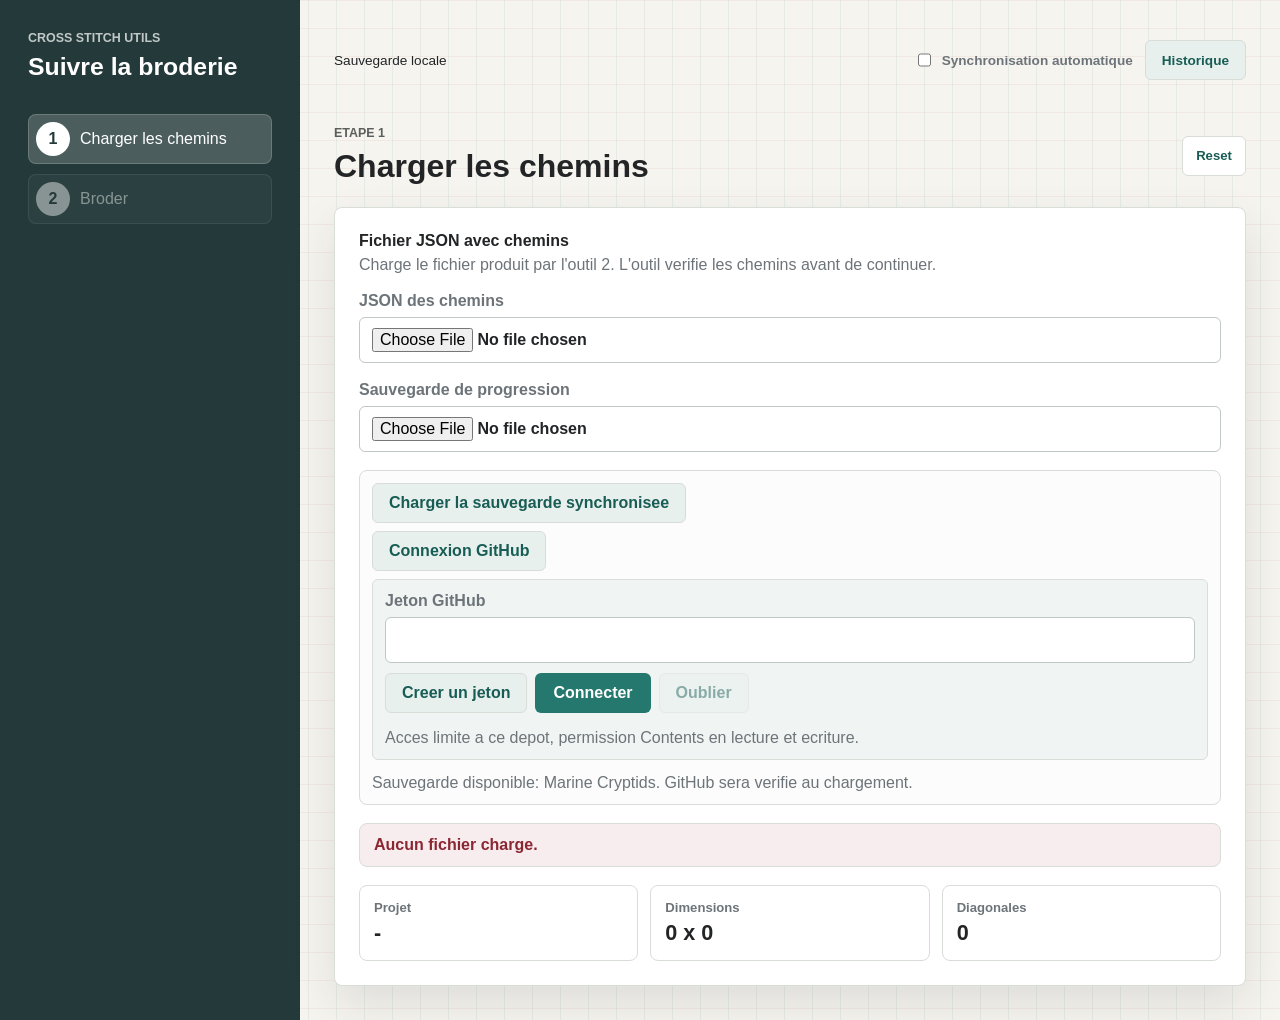
<file: stitch-progress.html>
<!doctype html>
<html lang="fr">
  <head>
    <meta charset="utf-8">
    <meta name="viewport" content="width=device-width, initial-scale=1">
    <title>Cross Stitch Utils - Suivre la broderie</title>
    <link rel="stylesheet" href="src/styles.css">
  </head>
  <body>
    <main class="app-shell">
      <aside class="sidebar">
        <div>
          <a class="eyebrow app-home-link" href="index.html">Cross Stitch Utils</a>
          <h1>Suivre la broderie</h1>
        </div>

        <nav class="step-list" aria-label="Etapes de suivi">
          <button class="step-item active" type="button" data-step="load">
            <span class="step-number">1</span>
            <span>Charger les chemins</span>
          </button>
          <button class="step-item locked" type="button" data-step="stitch" disabled>
            <span class="step-number">2</span>
            <span>Broder</span>
          </button>
        </nav>

        <section id="globalProgressPanel" class="sidebar-panel hidden" aria-labelledby="global-progress-title">
          <h2 id="global-progress-title">Progression globale</h2>
          <progress id="globalProgressBar" class="sidebar-progress-bar" value="0" max="100"></progress>
          <dl class="metric-list">
            <div>
              <dt>Diagonales</dt>
              <dd id="globalProgressPoints">0 / 0</dd>
            </div>
            <div><dt>Croix terminees</dt><dd id="globalCompleteCrosses">0</dd></div>
            <div><dt>Croix commencees</dt><dd id="globalPartialCrosses">0</dd></div>
            <div>
              <dt>Avancement</dt>
              <dd id="globalProgressPercent">0%</dd>
            </div>
            <div>
              <dt>Restant</dt>
              <dd id="globalProgressRemaining">0</dd>
            </div>
            <div>
              <dt>Couleurs terminees</dt>
              <dd id="globalProgressColors">0 / 0</dd>
            </div>
          </dl>
        </section>

        <section id="selectedProgressPanel" class="sidebar-panel hidden" aria-labelledby="selected-progress-title">
          <h2 id="selected-progress-title">Couleur selectionnee</h2>
          <progress id="selectedProgressBar" class="sidebar-progress-bar" value="0" max="100"></progress>
          <dl class="metric-list">
            <div>
              <dt>Couleur</dt>
              <dd id="selectedProgressColor">-</dd>
            </div>
            <div>
              <dt>Score du chemin</dt>
              <dd id="selectedPathScore">-</dd>
            </div>
            <div>
              <dt>Diagonales</dt>
              <dd id="selectedProgressPoints">0 / 0</dd>
            </div>
            <div><dt>Croix terminees</dt><dd id="selectedCompleteCrosses">0</dd></div>
            <div><dt>Croix commencees</dt><dd id="selectedPartialCrosses">0</dd></div>
            <div>
              <dt>Avancement</dt>
              <dd id="selectedProgressPercent">0%</dd>
            </div>
            <div>
              <dt>Restant</dt>
              <dd id="selectedProgressRemaining">0</dd>
            </div>
          </dl>
        </section>

        <section id="activityProgressPanel" class="sidebar-panel hidden" aria-labelledby="activity-progress-title">
          <h2 id="activity-progress-title">Activite</h2>
          <dl class="metric-list">
            <div><dt>Diagonales aujourd'hui</dt><dd id="todayDiagonals">0</dd></div>
            <div><dt>Croix terminees aujourd'hui</dt><dd id="todayCrosses">0</dd></div>
            <div><dt>Diagonales sur 7 jours</dt><dd id="weekDiagonals">0</dd></div>
            <div><dt>Jours actifs</dt><dd id="activeStitchDays">0</dd></div>
            <div><dt>Diagonales / jour actif</dt><dd id="dailyStitchAverage">-</dd></div>
          </dl>
        </section>

        <section id="zoomPanel" class="sidebar-panel hidden" aria-labelledby="zoom-panel-title">
          <h2 id="zoom-panel-title">Zoom</h2>
          <div class="zoom-controls" aria-label="Zoom de la grille">
            <button id="zoomOutButton" class="secondary-button" type="button">-</button>
            <span id="zoomLevelText" class="status-pill">100%</span>
            <button id="zoomInButton" class="secondary-button" type="button">+</button>
          </div>
          <button id="followCurrentPointButton" class="secondary-button follow-toggle-button" type="button">Suivre le point</button>
        </section>
      </aside>

      <section class="workspace" aria-labelledby="progress-step-title">
        <div class="sync-toolbar">
          <span id="syncStateText" role="status" aria-live="polite">Sauvegarde locale</span>
          <label class="inline-check"><input id="autoSyncToggle" type="checkbox"> Synchronisation automatique</label>
          <button id="historyButton" class="secondary-button" type="button">Historique</button>
        </div>
        <div id="syncConflictPanel" class="coverage-status invalid hidden" role="alert">
          <p id="syncConflictText"></p>
          <button id="useRemoteButton" class="secondary-button" type="button">Charger la version GitHub</button>
          <button id="keepLocalButton" class="secondary-button" type="button">Publier ma version locale</button>
        </div>
        <div id="historyPanel" class="hidden">
          <label>Version precedente <select id="historySelect"></select></label>
          <button id="restoreHistoryButton" class="secondary-button" type="button">Restaurer cette version</button>
        </div>
        <div class="topbar">
          <div>
            <p id="progressStepEyebrow" class="eyebrow">Etape 1</p>
            <h2 id="progress-step-title">Charger les chemins</h2>
          </div>
          <button id="resetProgressToolButton" class="icon-button" type="button" title="Reinitialiser">
            <span aria-hidden="true">Reset</span>
            <span class="sr-only">Reinitialiser</span>
          </button>
        </div>

        <section id="progressLoadPanel" class="tool-panel" data-panel="load" aria-labelledby="progress-load-title">
          <div class="panel-heading">
            <div>
              <h3 id="progress-load-title">Fichier JSON avec chemins</h3>
              <p>Charge le fichier produit par l'outil 2. L'outil verifie les chemins avant de continuer.</p>
            </div>
          </div>

          <label for="pathsJsonFile">
            JSON des chemins
            <input id="pathsJsonFile" type="file" accept="application/json,.json">
          </label>

          <label for="progressSaveFile">
            Sauvegarde de progression
            <input id="progressSaveFile" type="file" accept="application/json,.json">
          </label>

          <div class="embedded-save-panel">
            <button id="loadBuiltinProgressButton" class="secondary-button" type="button">Charger la sauvegarde synchronisee</button>
            <button id="toggleGithubSetupButton" class="secondary-button" type="button">Connexion GitHub</button>
            <div id="githubSetupPanel" class="github-setup-panel hidden">
              <label for="githubTokenInput">
                Jeton GitHub
                <input id="githubTokenInput" type="password" autocomplete="off" spellcheck="false">
              </label>
              <div class="github-setup-actions">
                <a class="secondary-button button-link" href="https://github.com/settings/personal-access-tokens/new" target="_blank" rel="noopener noreferrer">Creer un jeton</a>
                <button id="saveGithubTokenButton" class="primary-button" type="button">Connecter</button>
                <button id="clearGithubTokenButton" class="secondary-button" type="button">Oublier</button>
              </div>
              <p class="empty-message">Acces limite a ce depot, permission Contents en lecture et ecriture.</p>
            </div>
            <p id="builtinProgressStatus" class="empty-message">Recherche la derniere sauvegarde sur GitHub.</p>
          </div>

          <div id="progressLoadStatus" class="coverage-status invalid">Aucun fichier charge.</div>

          <div class="stats-row">
            <div>
              <span class="stat-label">Projet</span>
              <strong id="progressProjectText">-</strong>
            </div>
            <div>
              <span class="stat-label">Dimensions</span>
              <strong id="progressDimensionsText">0 x 0</strong>
            </div>
            <div>
              <span class="stat-label">Diagonales</span>
              <strong id="progressPointsText">0</strong>
            </div>
          </div>

          <p id="progressLoadError" class="form-error" hidden>Le fichier choisi n'a pas le format attendu.</p>
        </section>

        <section id="stitchPanel" class="tool-panel hidden" data-panel="stitch" aria-labelledby="stitch-title">
          <div class="panel-heading">
            <div>
              <h3 id="stitch-title">Broder</h3>
              <p>Selectionne une couleur, puis appuie sur Espace pour avancer dans son chemin.</p>
            </div>
          </div>

          <div id="stitchStatus" class="coverage-status invalid">Charge un fichier pour commencer.</div>
          <div class="session-toolbar">
            <button id="sessionModeButton" class="secondary-button" type="button" aria-pressed="false" title="Centrer la grille sur le point a broder">Vue rapprochee</button>
            <button id="fullscreenButton" class="secondary-button" type="button">Plein ecran</button>
            <label class="inline-check"><input id="markUntilToggle" type="checkbox"> Marquer jusqu'a la diagonale cliquee</label>
            <label class="inline-check" title="Reperes de changement de fil de la couleur selectionnee"><input id="threadMarkersToggle" type="checkbox" checked> Reperes de fil</label>
            <span id="nextCutText" role="status"></span>
          </div>

          <div class="pattern-viewer">
            <div class="pattern-canvas-wrap">
              <div id="stitchColorLabel" class="selected-color-label">Aucune couleur selectionnee</div>
              <div class="stitch-context-legend" aria-label="Reperes du parcours">
                <span><i class="stitch-completed-key" aria-hidden="true"></i>Deja brode</span>
                <span><i class="stitch-previous-key" aria-hidden="true"></i>Derniere brodee</span>
                <span><i class="stitch-current-key" aria-hidden="true"></i>Actuelle</span>
              </div>
              <canvas id="stitchCanvas" width="1" height="1" aria-label="Grille de progression"></canvas>
            </div>
            <div>
              <p class="field-label">Couleurs</p>
              <div id="stitchColorLegend" class="path-color-legend"></div>
              <div class="path-builder-panel">
                <div id="stitchColorStatus" class="coverage-status invalid">Selectionne une couleur.</div>
                <div class="actions split-actions">
                  <button id="undoStitchButton" class="secondary-button" type="button">Reculer</button>
                  <button id="undoActionButton" class="secondary-button" type="button" title="Annuler la derniere action">Annuler</button>
                  <button id="redoActionButton" class="secondary-button" type="button" title="Retablir la derniere action">Retablir</button>
                  <button id="resetColorProgressButton" class="secondary-button" type="button">Remettre a zero</button>
                </div>
                <button id="nextStitchButton" class="primary-button" type="button">Valider la diagonale</button>
                <div class="thread-progress-section">
                  <p class="field-label">Bout de fil</p>
                  <dl class="metric-list">
                    <div><dt id="currentThreadLabel">En cours</dt><dd id="currentThreadDiagonals">0</dd></div>
                    <div><dt>Bouts termines (total)</dt><dd id="finishedThreadCount">0</dd></div>
                    <div><dt>Diagonales / bout (global)</dt><dd id="threadDiagonalAverage">-</dd></div>
                  </dl>
                  <button id="changeThreadButton" class="secondary-button thread-change-button" type="button" title="Terminer le bout de fil de la couleur selectionnee">
                    <img src="assets/icons/scissors.svg" alt="" width="18" height="18"> Changement de fil
                  </button>
                  <p id="threadProgressNote" class="empty-message"></p>
                  <p id="threadChangeStatus" class="empty-message" role="status"></p>
                </div>
                <button id="downloadProgressSaveButton" class="secondary-button" type="button">Telecharger la sauvegarde</button>
                <button id="writeBuiltinProgressButton" class="secondary-button" type="button">Synchroniser sur GitHub</button>
                <p id="writeBuiltinProgressStatus" class="empty-message">La progression synchronisee sera disponible sur les autres PC.</p>
                <div class="completed-color-panel">
                  <p class="field-label">Couleurs terminees</p>
                  <div id="completedColorList" class="completed-color-list">
                    <p class="empty-message">Aucune couleur terminee.</p>
                  </div>
                </div>
              </div>
            </div>
          </div>
          <section id="remainingThreadEstimate" class="thread-estimate" aria-labelledby="remaining-thread-title">
            <div class="thread-estimate-heading">
              <div>
                <h3 id="remaining-thread-title">Fil restant (estimation)</h3>
                <p>1 brin par bout &middot; 50 cm par morceau &middot; 6 brins par morceau</p>
              </div>
              <label for="remainingThreadCapacityInput">Diagonales par bout
                <input id="remainingThreadCapacityInput" type="number" min="1" step="1" value="45" aria-describedby="remainingThreadCapacityError">
              </label>
            </div>
            <p id="remainingThreadCapacityError" class="form-error" role="alert" hidden></p>
            <div class="thread-estimate-scroll" tabindex="0" role="region" aria-label="Fil restant par couleur">
              <table class="thread-estimate-table">
                <thead><tr>
                  <th scope="col">Couleur</th>
                  <th scope="col">Diagonales<br><small>restantes</small></th>
                  <th scope="col">Coupes<br><small>restantes</small></th>
                  <th scope="col">Bout en cours<br><small>diagonales disponibles</small></th>
                  <th scope="col">Bouts neufs<br><small>1 brin</small></th>
                  <th scope="col">Morceaux min.<br><small>50 cm, 6 brins</small></th>
                </tr></thead>
                <tbody id="remainingThreadRows"></tbody>
                <tfoot id="remainingThreadTotals"></tfoot>
              </table>
            </div>
            <p id="remainingThreadNote" class="empty-message" hidden></p>
          </section>
          <section class="stitch-statistics" aria-labelledby="stitch-statistics-title">
            <h3 id="stitch-statistics-title">Journal de broderie</h3>
            <p id="stitchStatsSince" class="empty-message"></p>
            <div class="stitch-journal-columns">
              <div>
                <h4>Les 7 derniers jours</h4>
                <div id="dailyStitchChart" class="daily-stitch-chart" aria-label="Diagonales par jour"></div>
                <details class="stitch-history-details">
                  <summary>Historique par jour</summary>
                  <div class="stitch-history-scroll"><table class="stitch-history-table">
                    <thead><tr><th scope="col">Jour</th><th scope="col">Diagonales</th><th scope="col">Croix terminees</th></tr></thead>
                    <tbody id="dailyStitchHistory"></tbody>
                  </table></div>
                </details>
              </div>
              <div>
                <h4>Historique des bouts de fil</h4>
                <p id="threadHistorySummary" class="empty-message"></p>
                <div class="stitch-history-scroll"><table class="stitch-history-table">
                  <thead><tr><th scope="col">Bout / DMC</th><th scope="col">Diagonales</th><th scope="col">Etat / date</th></tr></thead>
                  <tbody id="threadHistory"></tbody>
                </table></div>
              </div>
            </div>
          </section>
        </section>
      </section>
    </main>

    <script src="data/dmc-colors.js"></script>
    <script src="src/dmc-palette.js"></script>
    <script src="data/builtin-progress.js"></script>
    <script src="src/github-sync.js"></script>
    <script src="src/progress-store.js"></script>
    <script src="src/path-settings.js"></script>
    <script src="src/stitch-model.js"></script>
    <script src="src/thread-estimate.js"></script>
    <script src="src/stitch-stats.js"></script>
    <script src="src/stitch-stats-view.js"></script>
    <script src="src/color-order.js"></script>
    <script src="src/stitch-progress.js"></script>
  </body>
</html>
</file>
<file: src/styles.css>
:root {
  color-scheme: light;
  --bg: #f6f4ef;
  --surface: #ffffff;
  --surface-muted: #f0f5f3;
  --ink: #222426;
  --muted: #6d7479;
  --line: #d8ddd8;
  --accent: #24786d;
  --accent-strong: #185d55;
  --thread-red: #b44b57;
  --shadow: 0 18px 45px rgba(32, 38, 35, 0.11);
}

* {
  box-sizing: border-box;
}

body {
  margin: 0;
  min-height: 100vh;
  font-family: "Segoe UI", Arial, sans-serif;
  color: var(--ink);
  background:
    linear-gradient(90deg, rgba(36, 120, 109, 0.08) 1px, transparent 1px),
    linear-gradient(rgba(180, 75, 87, 0.07) 1px, transparent 1px),
    var(--bg);
  background-size: 28px 28px;
}

button,
input,
select {
  font: inherit;
}

.app-shell {
  display: grid;
  grid-template-columns: minmax(240px, 300px) minmax(0, 1fr);
  min-height: 100vh;
}

.toolbox-shell {
  display: grid;
  align-content: start;
  gap: 28px;
  width: min(960px, 100%);
  min-height: 100vh;
  margin: 0 auto;
  padding: 42px 34px;
}

.toolbox-header {
  display: grid;
  gap: 12px;
  padding: 28px;
  border: 1px solid var(--line);
  border-radius: 8px;
  color: #ffffff;
  background: #243a3a;
  box-shadow: var(--shadow);
}

.toolbox-header p:last-child {
  max-width: 620px;
  margin: 0;
  color: rgba(255, 255, 255, 0.82);
}

.toolbox-grid {
  display: grid;
  grid-template-columns: repeat(auto-fit, minmax(260px, 1fr));
  gap: 16px;
}

.tool-card {
  display: grid;
  gap: 10px;
  min-height: 170px;
  padding: 20px;
  border: 1px solid var(--line);
  border-radius: 8px;
  color: var(--ink);
  background: var(--surface);
  box-shadow: var(--shadow);
  text-decoration: none;
}

.tool-card:hover {
  border-color: var(--accent);
  outline: 3px solid rgba(36, 120, 109, 0.16);
}

.tool-number {
  width: fit-content;
  padding: 5px 9px;
  border-radius: 999px;
  color: var(--accent-strong);
  background: rgba(36, 120, 109, 0.12);
  font-size: 0.78rem;
  font-weight: 900;
}

.tool-card strong {
  font-size: 1.2rem;
}

.tool-card span:last-child {
  color: var(--muted);
  line-height: 1.5;
}

.sidebar {
  display: flex;
  flex-direction: column;
  gap: 32px;
  padding: 28px;
  color: #ffffff;
  background: #243a3a;
}

.eyebrow {
  margin: 0 0 8px;
  color: currentColor;
  font-size: 0.78rem;
  font-weight: 700;
  letter-spacing: 0;
  text-transform: uppercase;
  opacity: 0.72;
}

.app-home-link {
  display: inline-block;
  text-decoration: none;
}

.app-home-link:hover {
  opacity: 1;
  text-decoration: underline;
}

h1,
h2,
h3 {
  margin: 0;
  letter-spacing: 0;
}

h1 {
  font-size: 1.55rem;
  line-height: 1.15;
}

h2 {
  font-size: 2rem;
}

h3 {
  font-size: 1rem;
}

.step-list {
  display: grid;
  gap: 10px;
}

.step-item {
  display: grid;
  grid-template-columns: 34px minmax(0, 1fr);
  align-items: center;
  gap: 10px;
  width: 100%;
  min-height: 48px;
  padding: 7px;
  border: 1px solid rgba(255, 255, 255, 0.18);
  border-radius: 8px;
  color: #ffffff;
  background: rgba(255, 255, 255, 0.08);
  text-align: left;
}

.step-item.active {
  background: rgba(255, 255, 255, 0.18);
}

.step-item.complete .step-number {
  color: #ffffff;
  background: var(--accent);
}

.step-item.locked {
  cursor: not-allowed;
  opacity: 0.46;
}

.step-number {
  display: grid;
  place-items: center;
  width: 34px;
  height: 34px;
  border-radius: 50%;
  color: #243a3a;
  background: #ffffff;
  font-weight: 800;
}

.sidebar-panel {
  display: grid;
  gap: 12px;
  padding: 14px;
  border: 1px solid rgba(255, 255, 255, 0.18);
  border-radius: 8px;
  background: rgba(255, 255, 255, 0.08);
}

.sidebar-panel h2 {
  font-size: 0.92rem;
}

.metric-list {
  display: grid;
  gap: 8px;
  margin: 0;
}

.metric-list div {
  display: grid;
  grid-template-columns: minmax(0, 1fr) auto;
  gap: 10px;
  align-items: baseline;
}

.metric-list dt {
  color: rgba(255, 255, 255, 0.72);
  font-size: 0.76rem;
  font-weight: 800;
}

.metric-list dd {
  margin: 0;
  color: #ffffff;
  font-size: 0.86rem;
  font-weight: 900;
  text-align: right;
}

.sidebar-progress-bar {
  width: 100%;
  height: 10px;
  overflow: hidden;
  border: 0;
  border-radius: 999px;
  background: rgba(255, 255, 255, 0.18);
}

.sidebar-progress-bar::-webkit-progress-bar {
  background: rgba(255, 255, 255, 0.18);
}

.sidebar-progress-bar::-webkit-progress-value {
  border-radius: 999px;
  background: var(--accent);
}

.sidebar-progress-bar::-moz-progress-bar {
  border-radius: 999px;
  background: var(--accent);
}

.workspace {
  display: grid;
  align-content: start;
  gap: 22px;
  width: 100%;
  min-width: 0;
  padding: 34px;
}

.topbar {
  display: flex;
  align-items: center;
  justify-content: space-between;
  gap: 16px;
}

.topbar-actions {
  display: flex;
  align-items: center;
  gap: 10px;
}

.tool-panel {
  border: 1px solid var(--line);
  border-radius: 8px;
  background: var(--surface);
  box-shadow: var(--shadow);
}

.tool-panel {
  display: grid;
  gap: 18px;
  padding: 24px;
}

label {
  display: grid;
  gap: 7px;
  color: var(--muted);
  font-weight: 700;
}

.field-label {
  display: block;
  margin-bottom: 7px;
  color: var(--muted);
  font-weight: 700;
}

input,
select {
  width: 100%;
  min-height: 46px;
  padding: 10px 12px;
  border: 1px solid #bfc8c3;
  border-radius: 6px;
  color: var(--ink);
  background: #ffffff;
}

input:focus,
select:focus {
  border-color: var(--accent);
  outline: 3px solid rgba(36, 120, 109, 0.18);
}

.actions {
  display: flex;
  justify-content: flex-end;
  margin-top: 8px;
}

.primary-button,
.secondary-button,
.icon-button,
.danger-button {
  min-height: 40px;
  border: 0;
  border-radius: 6px;
  cursor: pointer;
}

.primary-button {
  padding: 0 18px;
  color: #ffffff;
  background: var(--accent);
  font-weight: 800;
}

.primary-button:hover {
  background: var(--accent-strong);
}

.secondary-button {
  padding: 0 16px;
  color: var(--accent-strong);
  background: #e8f0ed;
  border: 1px solid var(--line);
  font-weight: 800;
}

.secondary-button:hover {
  background: #dae7e3;
}

.primary-button:disabled,
.secondary-button:disabled {
  cursor: not-allowed;
  opacity: 0.48;
}

.icon-button {
  display: grid;
  place-items: center;
  width: 64px;
  color: var(--accent-strong);
  background: var(--surface);
  border: 1px solid var(--line);
  font-size: 0.82rem;
  font-weight: 800;
}

.danger-button {
  display: grid;
  place-items: center;
  width: 34px;
  min-height: 34px;
  color: #8b2633;
  background: rgba(180, 75, 87, 0.12);
  font-weight: 800;
}

.danger-button:hover {
  background: rgba(180, 75, 87, 0.22);
}

.hidden {
  display: none;
}

.panel-heading p,
.empty-message {
  margin: 6px 0 0;
  color: var(--muted);
}

.color-form {
  display: grid;
  gap: 14px;
}

.form-grid {
  display: grid;
  grid-template-columns: minmax(160px, 280px);
  gap: 12px;
}

.form-grid.two-columns {
  grid-template-columns: repeat(2, minmax(140px, 220px));
}

.form-grid.parts-grid {
  grid-template-columns: minmax(220px, 1.4fr) minmax(180px, 1fr) repeat(4, minmax(110px, 0.8fr));
}

.color-list-wrap {
  display: grid;
  gap: 10px;
  overflow-x: auto;
}

.color-table {
  width: 100%;
  border-collapse: collapse;
  overflow: hidden;
  border: 1px solid var(--line);
  border-radius: 8px;
}

.color-table th,
.color-table td {
  padding: 11px 12px;
  border-bottom: 1px solid var(--line);
  text-align: left;
}

.color-table th {
  color: var(--muted);
  background: var(--surface-muted);
  font-size: 0.82rem;
}

.color-table code {
  font-size: 0.78rem;
  word-break: break-all;
}

.color-table tr:last-child td {
  border-bottom: 0;
}

.assignment-review {
  display: grid;
  gap: 18px;
}

.assignment-review.empty .assignment-card,
.assignment-review.empty .assignment-nav,
.assignment-review.empty .field-label,
.assignment-review.empty .assignment-choices {
  display: none;
}

.assignment-card {
  display: grid;
  grid-template-columns: minmax(170px, 240px) minmax(120px, 1fr);
  gap: 18px;
  align-items: center;
  padding: 18px;
  border: 1px solid var(--line);
  border-radius: 8px;
  background: var(--surface-muted);
}

.assignment-meta {
  display: grid;
  gap: 8px;
}

.assignment-meta strong {
  font-size: 1.45rem;
}

.assignment-state {
  width: fit-content;
  padding: 7px 10px;
  border-radius: 999px;
  font-size: 0.82rem;
  font-weight: 900;
}

.assignment-state.unready {
  color: #8b2633;
  background: rgba(180, 75, 87, 0.12);
}

.assignment-state.ready {
  color: var(--accent-strong);
  background: rgba(36, 120, 109, 0.14);
}

.assignment-state.empty {
  color: #4e5559;
  background: #dfe6e3;
}

.assignment-preview-wrap {
  display: grid;
  place-items: center;
  min-height: 156px;
  border: 1px solid var(--line);
  border-radius: 8px;
  background: #ffffff;
}

.symbol-preview {
  display: block;
  width: 64px;
  height: 64px;
  border: 1px solid var(--line);
  border-radius: 6px;
  background: #ffffff;
  image-rendering: pixelated;
}

.symbol-preview.large {
  width: 128px;
  height: 128px;
}

.symbol-preview-empty {
  display: inline-block;
  max-width: 90px;
  color: var(--muted);
  font-size: 0.78rem;
  font-weight: 700;
}

.assignment-choices {
  display: grid;
  grid-template-columns: repeat(auto-fit, minmax(120px, 1fr));
  gap: 10px;
}

.assignment-choice-button {
  display: flex;
  align-items: center;
  gap: 9px;
  min-height: 48px;
  padding: 8px 10px;
  border: 1px solid var(--line);
  border-radius: 8px;
  color: var(--ink);
  background: #ffffff;
  cursor: pointer;
  font-weight: 800;
}

.assignment-choice-button:hover,
.assignment-choice-button.selected,
.assignment-nav .selected {
  border-color: var(--accent);
  outline: 3px solid rgba(36, 120, 109, 0.16);
}

.assignment-choice-button.empty-choice {
  justify-content: center;
  color: #4e5559;
  background: #eef2f0;
}

.pattern-viewer {
  display: grid;
  grid-template-columns: minmax(0, 1fr) 260px;
  gap: 18px;
  align-items: start;
}

.pattern-viewer > div { min-width: 0; }
#stitchPanel .path-builder-panel .actions {
  display: grid;
  grid-template-columns: repeat(2, minmax(0, 1fr));
  gap: 8px;
}
#stitchPanel .path-builder-panel button { min-width: 0; overflow-wrap: anywhere; }

.pattern-canvas-wrap {
  width: 100%;
  max-width: 100%;
  max-height: calc(100vh - 150px);
  overflow: auto;
  padding: 14px;
  border: 1px solid var(--line);
  border-radius: 8px;
  background: #ffffff;
}

.selected-color-label {
  position: sticky;
  top: 0;
  z-index: 1;
  width: fit-content;
  margin: 0 0 12px;
  padding: 7px 10px;
  border-radius: 999px;
  color: var(--accent-strong);
  background: rgba(36, 120, 109, 0.12);
  font-size: 0.82rem;
  font-weight: 900;
}

.path-canvas-heading {
  position: sticky;
  top: 0;
  left: 0;
  z-index: 2;
  display: grid;
  grid-template-rows: 36px auto auto 20px auto;
  gap: 6px;
  margin-bottom: 8px;
  background: #ffffff;
}

.path-canvas-toolbar, .path-work-color, .path-search-legend, .path-search-legend span {
  display: flex;
  align-items: center;
  gap: 8px;
}
.path-canvas-toolbar { justify-content: space-between; min-width: 0; }
.path-work-color { margin: 0; font-size: 0.75rem; font-weight: 700; flex-shrink: 0; }
.path-work-color input[type="color"] { width: 36px; height: 30px; padding: 2px; cursor: pointer; }
.path-search-summary { min-height: 38px; }
.path-search-reading { min-width: 0; }
.path-comparison-score { display: block; color: var(--muted); font-size: 0.75rem; line-height: 17px; overflow-wrap: anywhere; }
.path-score-chart { min-width: 0; }
.path-score-chart > span { display: block; color: var(--muted); font-size: 0.7rem; line-height: 15px; }
#pathScoreHistory { display: block; width: 100%; height: 170px; touch-action: pan-y; }
#pathScoreHistory:focus-visible { outline: 2px solid var(--accent); outline-offset: 2px; }
.path-gain-details { min-width: 0; border-block: 1px solid var(--line); padding-block: 5px; }
.path-gain-details > summary { cursor: pointer; font-size: 0.78rem; font-weight: 700; }
#pathGainTotal { color: var(--muted); font-weight: 400; margin-left: 8px; }
.path-gain-analysis { display: grid; grid-template-columns: minmax(0, 1fr) minmax(230px, 38%); gap: 18px; margin-top: 8px; }
.path-score-reading { display: block; min-height: 32px; font-size: 0.72rem; line-height: 16px; color: var(--muted); overflow-wrap: anywhere; }
.path-gain-table { width: 100%; border-collapse: collapse; table-layout: fixed; align-self: start; font-size: 0.72rem; font-variant-numeric: tabular-nums; }
.path-gain-table th, .path-gain-table td { padding: 4px; border-bottom: 1px solid #edf0ef; text-align: right; overflow-wrap: anywhere; }
.path-gain-table th:first-child { text-align: left; width: 52%; font-weight: 500; }
.path-gain-table thead th { color: var(--muted); font-size: 0.68rem; font-weight: 600; }
.path-gain-table tbody tr.active { background: #edf6f5; }
.path-gain-table tbody tr.unused { color: #75817f; }
.path-gain-table tbody tr.active th { font-weight: 800; }
.path-gain-key { display: inline-block; min-width: 27px; border-left: 4px solid var(--engine-color); padding-left: 5px; margin-right: 3px; font-weight: 800; }
.path-search-legend { gap: 16px; font-size: 0.7rem; color: var(--muted); }
.path-search-legend span { gap: 5px; white-space: nowrap; }
.path-search-legend i { display: inline-block; width: 18px; height: 0; border-top: 3px solid; }
.legend-gain { color: #008be2; }
.legend-cut { color: #c63848; border-top-width: 2px !important; border-top-style: dashed !important; }

.path-canvas-heading .selected-color-label {
  position: static;
  margin: 0;
}

.path-improvement-gain {
  display: block;
  color: #006bb5;
  font-size: 0.8rem;
  line-height: 18px;
  font-weight: 800;
  font-variant-numeric: tabular-nums;
  overflow-wrap: anywhere;
}

.path-history-button { width: 36px; height: 36px; padding: 0; font-size: 1.4rem; }
.planner-details { min-width: 0; padding-top: 12px; border-top: 1px solid var(--line); }
.planner-details > summary { cursor: pointer; font-size: 0.85rem; font-weight: 700; line-height: 1.5; }
.planner-details > summary:focus-visible { outline: 2px solid var(--accent); outline-offset: 4px; }
.planner-details > dl { margin-top: 12px; }
#pathPerformancePanel .planner-details { border-color: rgba(255, 255, 255, 0.18); }
#pathPerformancePanel .planner-details > summary:focus-visible { outline-color: #ffffff; }
#pathPerformancePanel .primary-path-score dd { font-size: 1.25rem; }
#pathPerformancePanel .algorithm-feedback { align-content: start; padding: 12px 0 0; border: 0; border-top: 1px solid rgba(255, 255, 255, 0.18); border-radius: 0; background: transparent; }
#pathPerformancePanel .algorithm-feedback.is-running { min-height: 120px; }
#pathPerformancePanel .hidden { display: none; }
#pathPerformancePanel .algorithm-live-metrics dd { white-space: normal; overflow-wrap: anywhere; }
.path-progress-heading { display: flex; justify-content: space-between; align-items: baseline; gap: 10px; margin: 6px 0 2px; font-size: 0.72rem; }
.path-progress-heading > span:first-child { color: rgba(255, 255, 255, 0.72); }
.path-progress-heading > span:not(:first-child) { flex-shrink: 0; font-variant-numeric: tabular-nums; }
#pathAlgorithmProgress { accent-color: #6dc5b8; }
.stagnation #pathAlgorithmProgress { accent-color: #e8b45c; }
.path-last-relay { display: grid; grid-template-columns: minmax(0, 1fr) auto; align-items: baseline; gap: 3px 8px; margin-top: 6px; font-variant-numeric: tabular-nums; }
.path-last-relay > span { color: rgba(255, 255, 255, 0.72); font-size: 0.72rem; }
.path-last-relay > span:first-child { grid-column: 1 / -1; }
.path-last-relay > strong { font-size: 1rem; overflow-wrap: anywhere; }
.manual-constraints-summary { display: block; color: var(--muted); font-size: 0.72rem; font-weight: 400; overflow-wrap: anywhere; }
#pathManualControls .path-constraints { margin-top: 10px; padding-top: 0; border-top: 0; }
#pathsPanel .pattern-canvas-wrap { max-height: none; overflow: hidden; }
.path-canvas-stage { position: relative; width: 100%; height: clamp(320px, 65vh, 1000px); overflow: hidden; }
.path-canvas-stage canvas { width: 100%; height: 100%; touch-action: none; }
#pathImprovementCanvas {
  position: absolute;
  inset: 0;
  pointer-events: none;
  opacity: 0;
}
#pathImprovementCanvas.active { opacity: 1; }
.path-inspection-toolbar, .path-view-tools, .path-segmented { display: flex; align-items: center; gap: 4px; }
.path-inspection-toolbar { flex-wrap: wrap; gap: 8px; padding: 6px 0; border-top: 1px solid var(--line); }
.path-view-tools { flex-shrink: 0; }
.path-view-button { width: 32px; height: 32px; min-height: 32px; padding: 6px; flex-shrink: 0; }
.path-view-button img { display: block; width: 18px; height: 18px; }
.path-follow-toggle { display: inline-flex; align-items: center; gap: 7px; min-height: 32px; margin: 0; font-size: 0.75rem; cursor: pointer; }
.path-follow-toggle input { appearance: none; width: 32px; height: 18px; min-height: 18px; flex: 0 0 32px; margin: 0; padding: 2px; border: 1px solid #8c9995; border-radius: 10px; background: #e3e8e6; cursor: pointer; }
.path-follow-toggle input::before { content: ""; display: block; width: 12px; height: 12px; border-radius: 50%; background: #56635f; }
.path-follow-toggle input:checked { background: var(--accent); border-color: var(--accent); }
.path-follow-toggle input:checked::before { transform: translateX(14px); background: #ffffff; }
.path-follow-toggle input:focus-visible { outline: 2px solid var(--accent); outline-offset: 3px; }
.path-segmented { gap: 0; }
.path-segmented button { min-height: 32px; border-radius: 0; padding: 6px 10px; font-size: 0.75rem; }
.path-segmented .path-view-button { padding: 6px; }
.path-segmented button:first-child { border-radius: 4px 0 0 4px; }
.path-segmented button:last-child { border-radius: 0 4px 4px 0; }
.path-segmented button[aria-pressed="true"] { background: #c6e0db; box-shadow: inset 0 -2px var(--accent); }
#pathZoomLevel { min-width: 55px; text-align: center; font-size: 0.75rem; font-variant-numeric: tabular-nums; }
#patternCanvas.is-pan { cursor: grab; }
#patternCanvas.is-panning { cursor: grabbing; }
.path-overview-row { display: flex; align-items: center; gap: 12px; margin-top: 10px; min-height: 100px; }
#pathsPanel #pathOverview { width: 160px; height: 100px; flex-shrink: 0; background: #f4f6f4; cursor: pointer; touch-action: none; }
#pathInspection { min-width: 0; color: var(--muted); font-size: 0.75rem; line-height: 1.5; overflow-wrap: anywhere; }
@media (max-width: 600px) {
  .planner-topbar { flex-direction: column; align-items: stretch; }
  .planner-topbar .topbar-actions { flex-wrap: wrap; justify-content: flex-end; }
  .planner-topbar .status-pill { margin-right: auto; }
  .path-canvas-heading { grid-template-rows: 64px auto auto 20px auto; }
  .path-canvas-toolbar { flex-wrap: wrap; align-content: center; gap: 4px; }
  .path-work-color { margin-left: auto; }
  .path-gain-analysis { grid-template-columns: minmax(0, 1fr); gap: 8px; }
  .path-search-legend { gap: 12px; }
  .path-overview-row { align-items: flex-start; flex-wrap: wrap; }
  .path-canvas-stage { height: 420px; }
}

.zoom-controls {
  display: flex;
  align-items: center;
  justify-content: space-between;
  gap: 8px;
  width: 100%;
  margin: 0;
  padding: 8px;
  border: 1px solid rgba(255, 255, 255, 0.18);
  border-radius: 8px;
  background: rgba(255, 255, 255, 0.08);
}

.zoom-controls .secondary-button {
  width: 38px;
  min-height: 34px;
  padding: 0;
}

.zoom-controls .status-pill {
  color: #ffffff;
  background: rgba(255, 255, 255, 0.14);
}

.follow-toggle-button {
  width: 100%;
}

.follow-toggle-button.selected {
  color: #ffffff;
  background: var(--accent);
  border-color: rgba(255, 255, 255, 0.28);
}

.pattern-canvas-wrap canvas {
  display: block;
  image-rendering: pixelated;
  cursor: crosshair;
  user-select: none;
}

.pattern-canvas-wrap .review-pattern-canvas {
  cursor: pointer;
}

.review-viewer .color-list-wrap {
  display: grid;
  gap: 12px;
  max-height: calc(100vh - 150px);
}

.review-correction-panel {
  display: grid;
  gap: 10px;
  padding: 12px;
  border: 1px solid var(--line);
  border-radius: 8px;
  background: #fbfcfb;
}

.review-color-row {
  cursor: pointer;
}

.review-color-row:hover,
.review-color-row.selected {
  outline: 3px solid rgba(36, 120, 109, 0.16);
  outline-offset: -3px;
}

.review-color-row.selected {
  background: rgba(36, 120, 109, 0.1);
}

.path-color-legend {
  display: grid;
  gap: 8px;
  max-height: calc(100vh - 150px);
  overflow: auto;
}

.path-color-item {
  display: grid;
  grid-template-columns: 34px minmax(0, 1fr) auto;
  align-items: center;
  gap: 9px;
  padding: 8px;
  border: 1px solid var(--line);
  border-radius: 8px;
  background: #ffffff;
  font-weight: 800;
  cursor: pointer;
  text-align: left;
}

.path-color-item:hover,
.path-color-item.selected {
  border-color: var(--accent);
  outline: 3px solid rgba(36, 120, 109, 0.16);
}

.path-builder-panel {
  display: grid;
  gap: 12px;
  margin-top: 16px;
}

.path-builder-panel .primary-button {
  width: 100%;
}

.path-builder-panel > .secondary-button {
  width: 100%;
}

.path-algorithm-panel {
  display: grid;
  gap: 8px;
  padding-top: 6px;
  border-top: 1px solid var(--line);
}

.sidebar-panel .path-algorithm-panel {
  border-top-color: rgba(255, 255, 255, 0.18);
}

.sidebar-panel .field-label {
  color: rgba(255, 255, 255, 0.72);
}

.path-algorithm-panel .secondary-button {
  width: 100%;
}

.algorithm-group {
  display: grid;
  gap: 8px;
}

#batchStatus,
#batchCycleGain {
  margin: 0;
}

.cut-threshold-field {
  gap: 6px;
  color: rgba(255, 255, 255, 0.72);
  font-size: 0.82rem;
  font-weight: 800;
}

.cut-threshold-field input,
.cut-threshold-field select {
  min-height: 38px;
}

.algorithm-stop-button {
  border-color: rgba(255, 179, 189, 0.62);
  color: #ffffff;
  background: rgba(180, 75, 87, 0.3);
}

.algorithm-group + .algorithm-group {
  padding-top: 8px;
  border-top: 1px solid rgba(255, 255, 255, 0.14);
}

.algorithm-feedback {
  display: grid;
  gap: 6px;
  padding: 8px;
  border: 1px solid var(--line);
  border-radius: 8px;
  background: #fbfcfb;
}

.sidebar-panel .algorithm-feedback {
  border-color: rgba(255, 255, 255, 0.18);
  background: rgba(255, 255, 255, 0.1);
}

.algorithm-feedback progress {
  width: 100%;
  height: 10px;
}

.algorithm-feedback p {
  margin: 0;
  color: var(--muted);
  font-size: 0.78rem;
  font-weight: 800;
}

.sidebar-panel .algorithm-feedback p {
  color: rgba(255, 255, 255, 0.86);
}

.algorithm-live-metrics {
  display: grid;
  grid-template-columns: repeat(2, minmax(0, 1fr));
  gap: 7px 10px;
  margin: 2px 0 0;
}

.algorithm-live-metrics div {
  min-width: 0;
}

.algorithm-live-metrics dt {
  color: rgba(255, 255, 255, 0.62);
  font-size: 0.68rem;
  font-weight: 800;
}

.algorithm-live-metrics dd {
  overflow: hidden;
  margin: 1px 0 0;
  color: #ffffff;
  font-size: 0.76rem;
  font-weight: 900;
  text-overflow: ellipsis;
  white-space: nowrap;
}

.algorithm-zone-metrics {
  padding-bottom: 8px;
  border-bottom: 1px solid rgba(255, 255, 255, 0.18);
}

.algorithm-zone-heading {
  grid-column: 1 / -1;
}

.algorithm-zone-heading dd {
  white-space: normal;
  overflow-wrap: anywhere;
}

.embedded-save-panel {
  display: grid;
  gap: 8px;
  padding: 12px;
  border: 1px solid var(--line);
  border-radius: 8px;
  background: #fbfcfb;
}

.embedded-save-panel .secondary-button {
  width: fit-content;
}

.github-setup-panel {
  display: grid;
  gap: 10px;
  padding: 12px;
  border: 1px solid var(--line);
  border-radius: 6px;
  background: var(--surface-muted);
}

.github-setup-actions {
  display: flex;
  flex-wrap: wrap;
  gap: 8px;
}

.button-link {
  display: inline-flex;
  align-items: center;
  justify-content: center;
  text-decoration: none;
}

.completed-color-panel {
  display: grid;
  gap: 8px;
  padding-top: 6px;
  border-top: 1px solid var(--line);
}

.completed-color-list {
  display: grid;
  gap: 7px;
}

.completed-color-item {
  display: grid;
  grid-template-columns: 28px minmax(0, 1fr) auto;
  align-items: center;
  gap: 8px;
  min-height: 36px;
  padding: 6px;
  border: 1px solid var(--line);
  border-radius: 6px;
  color: #68706c;
  background: #eef1ef;
  cursor: pointer;
  font-size: 0.88rem;
  font-weight: 800;
  text-align: left;
}

.completed-color-item:hover {
  border-color: var(--accent);
  outline: 3px solid rgba(36, 120, 109, 0.12);
}

.completed-color-item .color-swatch {
  width: 28px;
  height: 20px;
  filter: grayscale(1);
}

.assignment-nav {
  display: flex;
  justify-content: space-between;
  gap: 10px;
}

.row-actions {
  width: 46px;
}

.color-swatch {
  display: inline-block;
  width: 34px;
  height: 24px;
  border: 1px solid #9da6a3;
  border-radius: 5px;
  box-shadow: inset 0 0 0 1px rgba(255, 255, 255, 0.35);
  vertical-align: middle;
}

.split-actions {
  justify-content: space-between;
}

.form-error {
  margin: -4px 0 0;
  color: #9f2937;
  font-weight: 700;
}

.coverage-status {
  padding: 12px 14px;
  border: 1px solid var(--line);
  border-radius: 8px;
  color: var(--muted);
  background: var(--surface-muted);
  font-weight: 800;
}

.coverage-status.valid {
  color: var(--accent-strong);
  background: rgba(36, 120, 109, 0.12);
}

.coverage-status.invalid {
  color: #8b2633;
  background: rgba(180, 75, 87, 0.1);
}

.stats-row {
  display: grid;
  grid-template-columns: repeat(3, minmax(120px, 1fr));
  gap: 12px;
}

.stats-row > div {
  display: grid;
  gap: 5px;
  padding: 14px;
  border: 1px solid var(--line);
  border-radius: 8px;
  background: #ffffff;
}

.stat-label {
  color: var(--muted);
  font-size: 0.82rem;
  font-weight: 800;
}

.stats-row strong {
  font-size: 1.35rem;
}

.ai-import-prompt { min-width: 0; padding-block: 12px; border-block: 1px solid var(--line); }
.ai-import-prompt > summary { cursor: pointer; font-weight: 700; font-size: 0.9rem; }
.ai-import-prompt > summary:focus-visible { outline: 2px solid var(--accent); outline-offset: 4px; }
.ai-prompt-toolbar { display: flex; align-items: center; justify-content: space-between; gap: 12px; margin: 16px 0 8px; }
.ai-prompt-toolbar label { font-size: 0.85rem; }
.ai-prompt-toolbar > div { display: flex; gap: 8px; flex-shrink: 0; }
.ai-prompt-toolbar button { display: grid; place-items: center; width: 40px; height: 40px; }
#aiImportPrompt { display: block; width: 100%; min-width: 0; height: 320px; min-height: 160px; max-height: 70vh; resize: vertical; padding: 14px; border: 1px solid var(--line); border-radius: 4px; background: #fff; color: var(--ink); font: 0.8rem/1.6 Consolas, monospace; white-space: pre-wrap; overflow-wrap: anywhere; }
#aiImportPrompt:focus { outline: 2px solid var(--accent); outline-offset: 2px; }
#aiImportPromptStatus { min-height: 1.4em; margin: 8px 0 0; }

.thread-estimate { min-width: 0; border-top: 1px solid var(--line); padding-top: 20px; }
.thread-estimate-heading { display: flex; flex-wrap: wrap; align-items: start; justify-content: space-between; gap: 16px; margin-bottom: 16px; }
.thread-estimate-heading h3, .thread-estimate-heading h4 { margin: 0 0 8px; font-size: 1rem; }
.thread-estimate-heading p { margin: 0; color: var(--muted); font-size: 0.8rem; line-height: 1.6; }
.thread-estimate-heading label { flex: 0 1 180px; font-size: 0.8rem; }
#threadCapacityError { color: #8b2633; font-size: 0.8rem; }
.thread-estimate-scroll { overflow-x: auto; max-width: 100%; }
.thread-estimate-table { width: 100%; min-width: 600px; border-collapse: collapse; font-size: 0.85rem; font-variant-numeric: tabular-nums; }
.thread-estimate-table th, .thread-estimate-table td { padding: 12px 8px; text-align: right; border-bottom: 1px solid var(--line); }
.thread-estimate-table th:first-child { text-align: left; white-space: nowrap; }
.thread-estimate-table thead th { color: var(--muted); font-size: 0.78rem; }
.thread-estimate-table small { font-size: 0.72rem; font-weight: 500; }
.thread-estimate-table .color-swatch { display: inline-block; width: 18px; height: 18px; margin-right: 8px; vertical-align: middle; }
.thread-estimate-table tfoot { font-weight: 800; background: #f2f5f5; }
.thread-estimate-table .selected-thread-color { background: #edf6f5; }
.thread-estimate-table .completed-thread-color { color: var(--muted); }

.clipboard-drop-zone {
  display: grid;
  align-items: center;
  min-height: 46px;
  padding: 10px 12px;
  border: 1px dashed #9da6a3;
  border-radius: 6px;
  color: var(--muted);
  background: #fbfcfb;
  font-weight: 700;
}

.clipboard-drop-zone:focus {
  border-color: var(--accent);
  outline: 3px solid rgba(36, 120, 109, 0.18);
}

.clipboard-drop-zone.has-image {
  color: var(--accent-strong);
  border-style: solid;
  background: rgba(36, 120, 109, 0.08);
}

.status-pill {
  padding: 4px 9px;
  border-radius: 999px;
  color: var(--accent-strong);
  background: rgba(36, 120, 109, 0.12);
  font-size: 0.78rem;
  font-weight: 800;
}

.sr-only {
  position: absolute;
  width: 1px;
  height: 1px;
  padding: 0;
  margin: -1px;
  overflow: hidden;
  clip: rect(0, 0, 0, 0);
  white-space: nowrap;
  border: 0;
}

.sync-toolbar, .session-toolbar, .review-toolbar, .group-editor-toolbar {
  display: flex;
  flex-wrap: wrap;
  align-items: center;
  gap: 12px;
  min-width: 0;
}

.sync-toolbar { margin-bottom: 18px; font-size: 0.85rem; }
.sync-toolbar > span { margin-right: auto; }
.sync-toolbar label, .session-toolbar label { display: inline-flex; align-items: center; gap: 8px; }
.sync-toolbar input[type="checkbox"], .session-toolbar input[type="checkbox"], .split-cell input { width: auto; }
.session-toolbar, .review-toolbar { padding: 12px 0; border-block: 1px solid var(--line); }
.stitch-context-legend { display: flex; flex-wrap: wrap; gap: 6px 16px; margin: 0 0 10px; color: var(--muted); font-size: 0.75rem; }
.stitch-context-legend span { display: inline-flex; align-items: center; gap: 6px; }
.stitch-context-legend i { width: 18px; height: 0; border-top: 3px solid; }
.stitch-completed-key { color: #222426; }
.stitch-previous-key { color: #ad600e; }
.stitch-current-key { color: #c63848; }
.review-toolbar label { flex: 0 1 230px; }
.review-toolbar output { font-variant-numeric: tabular-nums; }
.compact-status { font-size: 0.82rem; line-height: 1.45; overflow-wrap: anywhere; }
.batch-results { max-height: 180px; overflow: auto; font-size: 0.78rem; }
.batch-results p { margin: 6px 0; }
.path-constraints { display: grid; gap: 8px; margin: 18px 0 0; padding: 12px 0 0; border: 0; border-top: 1px solid var(--line); min-width: 0; }
.path-constraints legend { font-size: 0.9rem; font-weight: 700; }
.path-constraints select { width: 100%; }
.group-editor { border-block: 1px solid var(--line); padding: 14px 0; }
.group-editor summary { cursor: pointer; font-weight: 700; }
.group-editor-toolbar { margin-block: 14px; }
.group-editor-toolbar select { flex: 1 1 220px; min-width: 0; }
.split-cell-grid { display: grid; grid-template-columns: repeat(auto-fill, minmax(72px, 1fr)); gap: 8px; max-height: 400px; overflow: auto; }
.split-cell { position: relative; display: grid; justify-items: center; gap: 4px; padding: 6px; border: 1px solid var(--line); border-radius: 4px; font-size: 0.72rem; cursor: pointer; }
.split-cell:has(input:checked) { outline: 2px solid var(--accent); background: #e6f1ef; }
.split-cell canvas { width: 48px; height: 48px; image-rendering: pixelated; }
.split-cell input { position: absolute; left: 2px; top: 2px; }
.session-mode .sidebar .step-list, .session-mode #stitchPanel > .panel-heading, .session-mode .topbar { display: none; }
.session-mode .workspace { padding-top: 16px; }
.session-mode #stitchPanel .pattern-canvas-wrap { max-height: calc(100vh - 180px); }
#historyPanel { display: flex; flex-wrap: wrap; gap: 12px; margin-bottom: 16px; }
#historyPanel select { min-width: 0; }
#historyPanel.hidden, .group-editor.hidden { display: none; }

.thread-progress-section { padding-block: 14px; border-block: 1px solid var(--line); display: grid; gap: 10px; }
.thread-progress-section .field-label, .thread-progress-section p { margin: 0; }
.thread-progress-section .metric-list dt { color: var(--muted); }
.thread-progress-section .metric-list dd { color: var(--ink); }
.thread-change-button { display: flex; align-items: center; justify-content: center; gap: 8px; width: 100%; }
.thread-change-button img { flex: 0 0 18px; }
#threadChangeStatus:empty { display: none; }
.stitch-statistics { margin-top: 24px; padding-top: 20px; border-top: 1px solid var(--line); }
.stitch-statistics h3 { font-size: 1rem; }
.stitch-statistics h4 { margin: 0 0 12px; font-size: 0.9rem; }
.stitch-journal-columns { display: grid; grid-template-columns: minmax(0, 1fr) minmax(0, 1.3fr); gap: 32px; margin-top: 20px; }
.stitch-journal-columns > div { min-width: 0; }
.daily-stitch-chart { display: grid; gap: 10px; }
.daily-stitch-row { display: grid; grid-template-columns: 90px minmax(0, 1fr) 65px; align-items: center; gap: 10px; font-size: 0.8rem; }
.daily-stitch-row strong { text-align: right; font-variant-numeric: tabular-nums; }
.daily-stitch-track { display: block; height: 10px; background: #edf1f2; overflow: hidden; border-radius: 2px; }
.daily-stitch-track > span { display: block; height: 100%; background: #17679b; }
.stitch-history-details { margin-top: 18px; }
.stitch-history-details summary { cursor: pointer; font-size: 0.85rem; font-weight: 700; padding-block: 8px; }
.stitch-history-scroll { max-height: 300px; overflow: auto; }
.stitch-history-table { width: 100%; border-collapse: collapse; table-layout: fixed; font-size: 0.8rem; }
.stitch-history-table th, .stitch-history-table td { padding: 10px 8px; border-bottom: 1px solid var(--line); text-align: left; overflow-wrap: anywhere; }
.stitch-history-table th { position: sticky; top: 0; background: #f2f5f5; font-size: 0.75rem; }
.stitch-history-table td:nth-child(2) { font-variant-numeric: tabular-nums; }
.stitch-history-table .selected-thread-color td:first-child { color: #17679b; font-weight: 700; }

@media (max-width: 760px) {
  .stitch-journal-columns { grid-template-columns: 1fr; gap: 24px; }
  .session-mode .sidebar { display: none; }
  .session-mode .workspace { padding: 12px; }
  .sync-toolbar > span { flex-basis: 100%; }
  .app-shell {
    grid-template-columns: 1fr;
  }

  .sidebar {
    padding: 22px;
  }

  .workspace {
    padding: 22px;
  }

  .form-grid {
    grid-template-columns: 1fr;
  }

  .form-grid.two-columns {
    grid-template-columns: 1fr;
  }

  .form-grid.parts-grid {
    grid-template-columns: 1fr;
  }

  .stats-row {
    grid-template-columns: 1fr;
  }

  .pattern-viewer {
    grid-template-columns: 1fr;
  }
}
</file>
